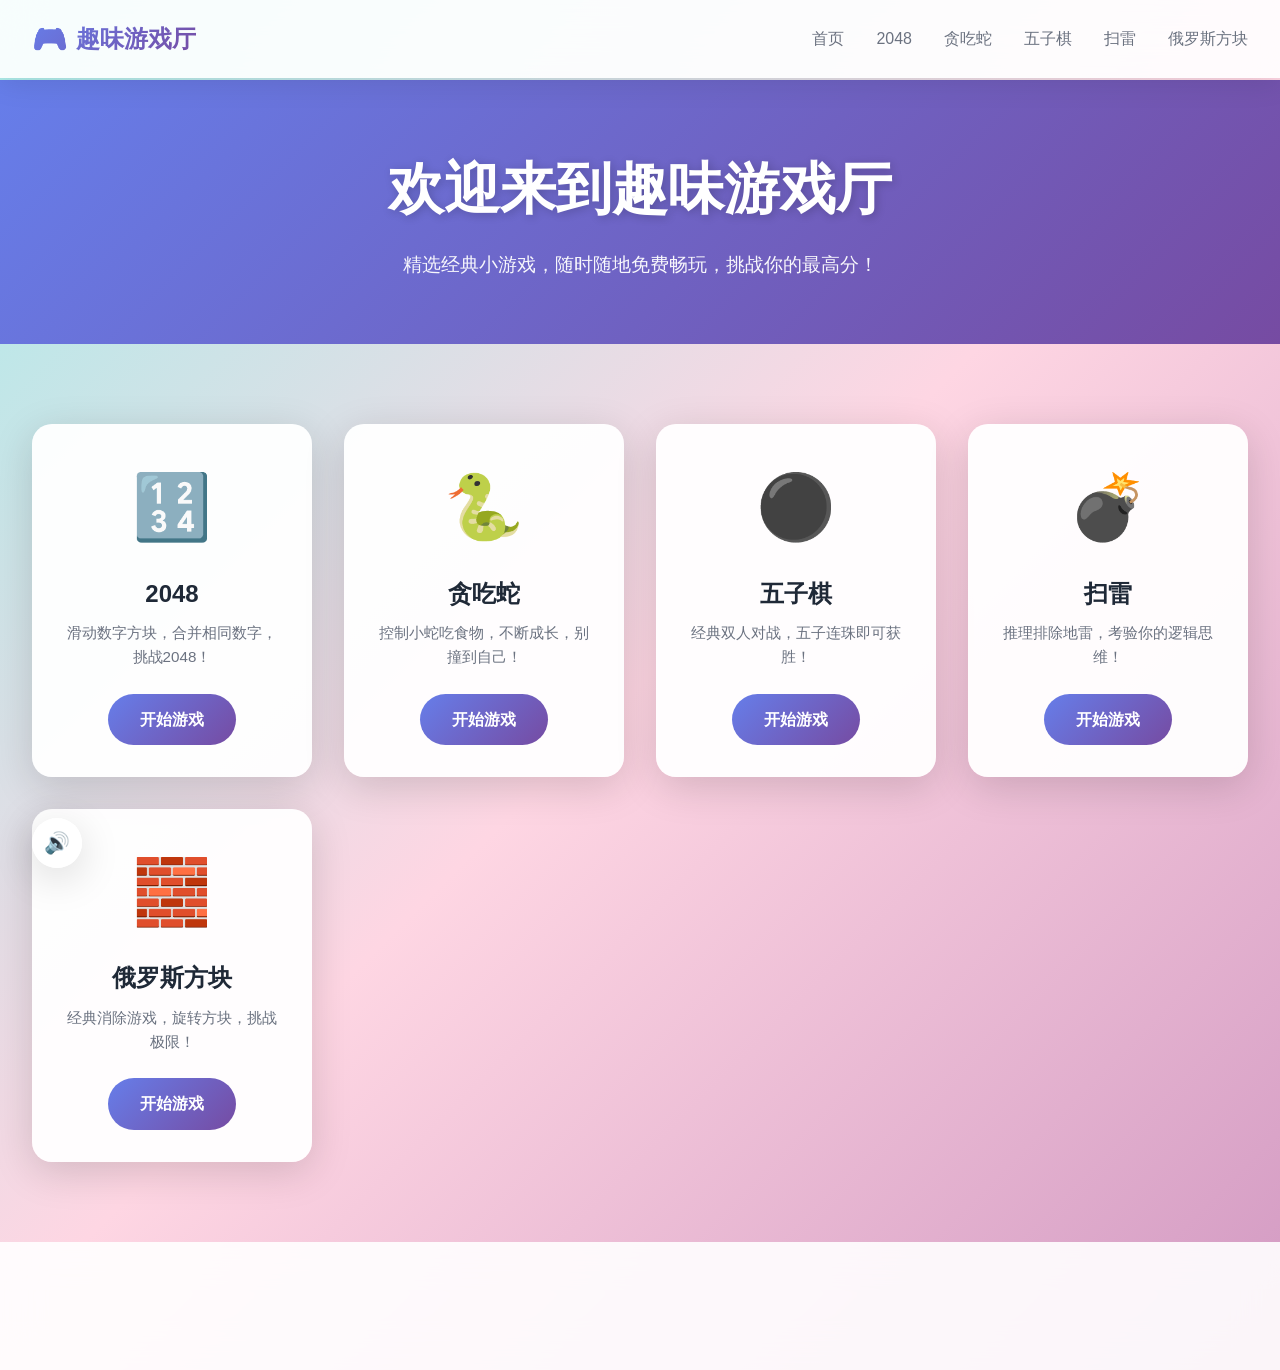
<file: index.html>
<!DOCTYPE html>
<html lang="zh-CN">
<head>
  <script src="https://pl29318590.effectivecpmnetwork.com/67/18/2e/67182e64b94a4c0d889a1cbdd677d1b1.js"></script>

  <meta charset="UTF-8">
  <meta name="viewport" content="width=device-width, initial-scale=1.0">
  <meta name="description" content="趣味游戏厅 - 精选经典小游戏合集，包含2048、贪吃蛇、五子棋、扫雷、俄罗斯方块等热门游戏，免费在线畅玩！">
  <meta name="keywords" content="小游戏,在线游戏,2048,贪吃蛇,五子棋,扫雷,俄罗斯方块,免费游戏,休闲游戏">
  <meta name="author" content="趣味游戏厅">
  <meta name="robots" content="index, follow">
  <meta property="og:title" content="趣味游戏厅 - 经典小游戏合集">
  <meta property="og:description" content="精选经典小游戏合集，免费在线畅玩！">
  <meta property="og:type" content="website">
  <meta property="og:locale" content="zh_CN">
  <title>趣味游戏厅 - 经典小游戏合集 | 免费在线畅玩</title>
  <link rel="canonical" href="https://yourusername.github.io/game-hub/">
  <link rel="stylesheet" href="css/style.css">
</head>
<body>
  <header>
    <nav class="navbar" role="navigation" aria-label="主导航">
      <a href="index.html" class="logo" aria-label="返回首页">
        <span class="logo-icon">🎮</span>
        <span>趣味游戏厅</span>
      </a>
      <div class="menu-toggle" onclick="toggleMenu()" aria-label="菜单" role="button" tabindex="0">
        <span></span>
        <span></span>
        <span></span>
      </div>
      <ul class="nav-links">
        <li><a href="index.html">首页</a></li>
        <li><a href="games/2048.html">2048</a></li>
        <li><a href="games/snake.html">贪吃蛇</a></li>
        <li><a href="games/gomoku.html">五子棋</a></li>
        <li><a href="games/minesweeper.html">扫雷</a></li>
        <li><a href="games/tetris.html">俄罗斯方块</a></li>
      </ul>
    </nav>
  </header>

  <main>
    <section class="hero">
      <h1>欢迎来到趣味游戏厅</h1>
      <p>精选经典小游戏，随时随地免费畅玩，挑战你的最高分！</p>
    </section>

    <section class="games-grid" aria-label="游戏列表">
      <article class="game-card fade-in" onclick="location.href='games/2048.html'" role="button" tabindex="0">
        <span class="game-icon" aria-hidden="true">🔢</span>
        <h3>2048</h3>
        <p>滑动数字方块，合并相同数字，挑战2048！</p>
        <span class="play-btn">开始游戏</span>
      </article>

      <article class="game-card fade-in" onclick="location.href='games/snake.html'" role="button" tabindex="0">
        <span class="game-icon" aria-hidden="true">🐍</span>
        <h3>贪吃蛇</h3>
        <p>控制小蛇吃食物，不断成长，别撞到自己！</p>
        <span class="play-btn">开始游戏</span>
      </article>

      <article class="game-card fade-in" onclick="location.href='games/gomoku.html'" role="button" tabindex="0">
        <span class="game-icon" aria-hidden="true">⚫</span>
        <h3>五子棋</h3>
        <p>经典双人对战，五子连珠即可获胜！</p>
        <span class="play-btn">开始游戏</span>
      </article>

      <article class="game-card fade-in" onclick="location.href='games/minesweeper.html'" role="button" tabindex="0">
        <span class="game-icon" aria-hidden="true">💣</span>
        <h3>扫雷</h3>
        <p>推理排除地雷，考验你的逻辑思维！</p>
        <span class="play-btn">开始游戏</span>
      </article>

      <article class="game-card fade-in" onclick="location.href='games/tetris.html'" role="button" tabindex="0">
        <span class="game-icon" aria-hidden="true">🧱</span>
        <h3>俄罗斯方块</h3>
        <p>经典消除游戏，旋转方块，挑战极限！</p>
        <span class="play-btn">开始游戏</span>
      </article>
    </section>
  </main>

  <footer>
    <div class="footer-content">
      <nav class="footer-links" aria-label="页脚导航">
        <a href="index.html">首页</a>
        <a href="#about">关于我们</a>
        <a href="#privacy">隐私政策</a>
        <a href="#contact">联系方式</a>
      </nav>
      <p class="copyright">© 2024 趣味游戏厅. All rights reserved. 纯前端项目，可部署于 GitHub Pages.</p>
    </div>
  </footer>

  <button class="sound-toggle" onclick="GameUtils.toggleSound()" aria-label="切换音效">🔊</button>

  <script src="js/utils.js"></script>
  <script>
    document.querySelectorAll('.game-card').forEach(card => {
      card.addEventListener('keydown', (e) => {
        if (e.key === 'Enter' || e.key === ' ') {
          e.preventDefault();
          card.click();
        }
      });
    });
  </script>
<script src="https://pl29318589.effectivecpmnetwork.com/22/86/c5/2286c565883adaf6cf98060269710e7b.js"></script>

</body>
</html>
</file>
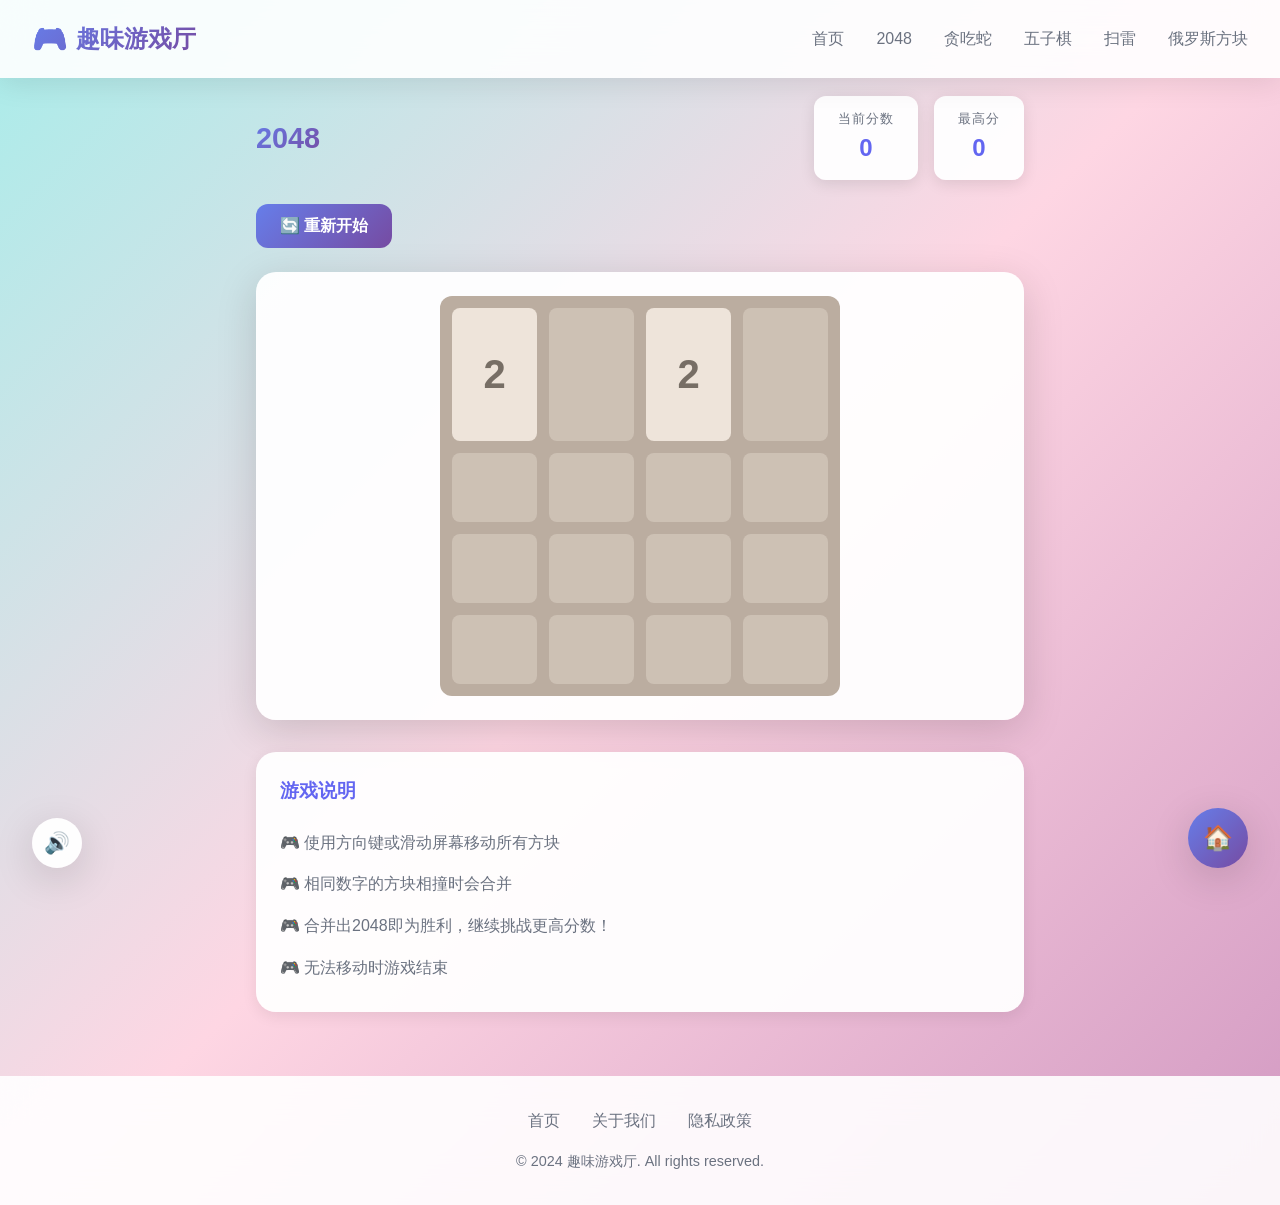
<file: games/2048.html>
<!DOCTYPE html>
<html lang="zh-CN">
<head>
  <meta charset="UTF-8">
  <meta name="viewport" content="width=device-width, initial-scale=1.0">
  <meta name="description" content="在线玩2048游戏 - 经典数字合并益智游戏，滑动方块挑战最高分，支持手机和电脑。">
  <meta name="keywords" content="2048,2048游戏,数字游戏,益智游戏,在线游戏,免费游戏">
  <meta name="author" content="趣味游戏厅">
  <meta name="robots" content="index, follow">
  <meta property="og:title" content="2048游戏 - 趣味游戏厅">
  <meta property="og:description" content="经典数字合并益智游戏，挑战你的智力极限！">
  <meta property="og:type" content="website">
  <title>2048游戏 - 经典数字合并益智游戏 | 趣味游戏厅</title>
  <link rel="canonical" href="https://yourusername.github.io/game-hub/games/2048.html">
  <link rel="stylesheet" href="../css/style.css">
  <style>
    .grid-container {
      display: grid;
      grid-template-columns: repeat(4, 1fr);
      gap: 12px;
      padding: 12px;
      background: #bbada0;
      border-radius: 12px;
      width: min(90vw, 400px);
      aspect-ratio: 1;
    }
    .grid-cell {
      background: rgba(238, 228, 218, 0.35);
      border-radius: 8px;
      display: flex;
      align-items: center;
      justify-content: center;
      font-size: clamp(1.5rem, 5vw, 2.5rem);
      font-weight: 700;
      color: #776e65;
      transition: all 0.15s ease;
    }
    .grid-cell[data-value="2"] { background: #eee4da; }
    .grid-cell[data-value="4"] { background: #ede0c8; }
    .grid-cell[data-value="8"] { background: #f2b179; color: #f9f6f2; }
    .grid-cell[data-value="16"] { background: #f59563; color: #f9f6f2; }
    .grid-cell[data-value="32"] { background: #f67c5f; color: #f9f6f2; }
    .grid-cell[data-value="64"] { background: #f65e3b; color: #f9f6f2; }
    .grid-cell[data-value="128"] { background: #edcf72; color: #f9f6f2; font-size: clamp(1.3rem, 4vw, 2.2rem); }
    .grid-cell[data-value="256"] { background: #edcc61; color: #f9f6f2; font-size: clamp(1.3rem, 4vw, 2.2rem); }
    .grid-cell[data-value="512"] { background: #edc850; color: #f9f6f2; font-size: clamp(1.3rem, 4vw, 2.2rem); }
    .grid-cell[data-value="1024"] { background: #edc53f; color: #f9f6f2; font-size: clamp(1rem, 3vw, 1.8rem); }
    .grid-cell[data-value="2048"] { background: #edc22e; color: #f9f6f2; font-size: clamp(1rem, 3vw, 1.8rem); }
    .grid-cell.new {
      animation: pop 0.2s ease;
    }
    @keyframes pop {
      0% { transform: scale(0); }
      50% { transform: scale(1.1); }
      100% { transform: scale(1); }
    }
  </style>
</head>
<body>
  <header>
    <nav class="navbar" role="navigation" aria-label="主导航">
      <a href="../index.html" class="logo" aria-label="返回首页">
        <span class="logo-icon">🎮</span>
        <span>趣味游戏厅</span>
      </a>
      <div class="menu-toggle" onclick="toggleMenu()" aria-label="菜单">
        <span></span><span></span><span></span>
      </div>
      <ul class="nav-links">
        <li><a href="../index.html">首页</a></li>
        <li><a href="2048.html">2048</a></li>
        <li><a href="snake.html">贪吃蛇</a></li>
        <li><a href="gomoku.html">五子棋</a></li>
        <li><a href="minesweeper.html">扫雷</a></li>
        <li><a href="tetris.html">俄罗斯方块</a></li>
      </ul>
    </nav>
  </header>

  <main>
    <div class="game-container">
      <div class="game-header">
        <h1 class="game-title">2048</h1>
        <div class="score-board">
          <div class="score-item">
            <div class="score-label">当前分数</div>
            <div class="score-value" id="currentScore">0</div>
          </div>
          <div class="score-item">
            <div class="score-label">最高分</div>
            <div class="score-value" id="highScore">0</div>
          </div>
        </div>
      </div>

      <div class="game-controls">
        <button class="control-btn primary" onclick="game.restart()">🔄 重新开始</button>
      </div>

      <div class="game-board">
        <div class="grid-container" id="grid" role="grid" aria-label="2048游戏网格"></div>
      </div>

      <div class="game-instructions">
        <h3>游戏说明</h3>
        <ul>
          <li>使用方向键或滑动屏幕移动所有方块</li>
          <li>相同数字的方块相撞时会合并</li>
          <li>合并出2048即为胜利，继续挑战更高分数！</li>
          <li>无法移动时游戏结束</li>
        </ul>
      </div>
    </div>
  </main>

  <footer>
    <div class="footer-content">
      <nav class="footer-links">
        <a href="../index.html">首页</a>
        <a href="#about">关于我们</a>
        <a href="#privacy">隐私政策</a>
      </nav>
      <p class="copyright">© 2024 趣味游戏厅. All rights reserved.</p>
    </div>
  </footer>

  <a href="../index.html" class="back-home" aria-label="返回首页">🏠</a>
  <button class="sound-toggle" onclick="GameUtils.toggleSound()" aria-label="切换音效">🔊</button>

  <script src="../js/utils.js"></script>
  <script>
    const game = {
      grid: [],
      score: 0,
      size: 4,
      touchStartX: 0,
      touchStartY: 0,

      init() {
        this.grid = Array(this.size).fill(null).map(() => Array(this.size).fill(0));
        this.score = 0;
        this.addRandomTile();
        this.addRandomTile();
        this.render();
        this.updateScore();
        this.loadHighScore();
      },

      addRandomTile() {
        const empty = [];
        for (let r = 0; r < this.size; r++) {
          for (let c = 0; c < this.size; c++) {
            if (this.grid[r][c] === 0) empty.push({ r, c });
          }
        }
        if (empty.length === 0) return false;
        const { r, c } = empty[Math.floor(Math.random() * empty.length)];
        this.grid[r][c] = Math.random() < 0.9 ? 2 : 4;
        return { r, c };
      },

      render() {
        const container = document.getElementById('grid');
        container.innerHTML = '';
        for (let r = 0; r < this.size; r++) {
          for (let c = 0; c < this.size; c++) {
            const cell = document.createElement('div');
            cell.className = 'grid-cell';
            cell.setAttribute('role', 'gridcell');
            const value = this.grid[r][c];
            if (value > 0) {
              cell.textContent = value;
              cell.setAttribute('data-value', value);
            }
            container.appendChild(cell);
          }
        }
      },

      move(direction) {
        let moved = false;
        const oldGrid = this.grid.map(row => [...row]);

        if (direction === 'left' || direction === 'right') {
          for (let r = 0; r < this.size; r++) {
            let row = this.grid[r].filter(v => v !== 0);
            if (direction === 'right') row.reverse();
            for (let i = 0; i < row.length - 1; i++) {
              if (row[i] === row[i + 1]) {
                row[i] *= 2;
                this.score += row[i];
                row.splice(i + 1, 1);
                GameUtils.playSound('merge');
              }
            }
            while (row.length < this.size) row.push(0);
            if (direction === 'right') row.reverse();
            this.grid[r] = row;
          }
        } else {
          for (let c = 0; c < this.size; c++) {
            let col = [];
            for (let r = 0; r < this.size; r++) col.push(this.grid[r][c]);
            col = col.filter(v => v !== 0);
            if (direction === 'down') col.reverse();
            for (let i = 0; i < col.length - 1; i++) {
              if (col[i] === col[i + 1]) {
                col[i] *= 2;
                this.score += col[i];
                col.splice(i + 1, 1);
                GameUtils.playSound('merge');
              }
            }
            while (col.length < this.size) col.push(0);
            if (direction === 'down') col.reverse();
            for (let r = 0; r < this.size; r++) this.grid[r][c] = col[r];
          }
        }

        for (let r = 0; r < this.size; r++) {
          for (let c = 0; c < this.size; c++) {
            if (oldGrid[r][c] !== this.grid[r][c]) moved = true;
          }
        }

        if (moved) {
          const newTile = this.addRandomTile();
          this.render();
          this.updateScore();
          if (newTile) {
            const cells = document.querySelectorAll('.grid-cell');
            const idx = newTile.r * this.size + newTile.c;
            cells[idx].classList.add('new');
          }
          GameUtils.playSound('move');
          if (this.checkWin()) {
            setTimeout(() => {
              GameUtils.showModal('🎉 恭喜！', '你成功合成了2048！', [
                { text: '继续挑战', onclick: 'GameUtils.hideModal()', class: 'primary' }
              ]);
              GameUtils.playSound('win');
            }, 300);
          } else if (this.checkGameOver()) {
            setTimeout(() => {
              GameUtils.showModal('游戏结束', `最终得分：${this.score}`, [
                { text: '重新开始', onclick: 'game.restart();GameUtils.hideModal()', class: 'primary' }
              ]);
              GameUtils.playSound('lose');
            }, 300);
          }
        }
      },

      checkWin() {
        for (let r = 0; r < this.size; r++) {
          for (let c = 0; c < this.size; c++) {
            if (this.grid[r][c] === 2048) return true;
          }
        }
        return false;
      },

      checkGameOver() {
        for (let r = 0; r < this.size; r++) {
          for (let c = 0; c < this.size; c++) {
            if (this.grid[r][c] === 0) return false;
            if (c < this.size - 1 && this.grid[r][c] === this.grid[r][c + 1]) return false;
            if (r < this.size - 1 && this.grid[r][c] === this.grid[r + 1][c]) return false;
          }
        }
        return true;
      },

      updateScore() {
        document.getElementById('currentScore').textContent = GameUtils.formatNumber(this.score);
        if (GameUtils.saveHighScore('2048', this.score)) {
          document.getElementById('highScore').textContent = GameUtils.formatNumber(this.score);
        }
      },

      loadHighScore() {
        document.getElementById('highScore').textContent = GameUtils.formatNumber(GameUtils.getHighScore('2048'));
      },

      restart() {
        this.init();
        GameUtils.playSound('click');
      }
    };

    document.addEventListener('keydown', (e) => {
      const keyMap = { ArrowUp: 'up', ArrowDown: 'down', ArrowLeft: 'left', ArrowRight: 'right' };
      if (keyMap[e.key]) {
        e.preventDefault();
        game.move(keyMap[e.key]);
      }
    });

    document.getElementById('grid').addEventListener('touchstart', (e) => {
      game.touchStartX = e.touches[0].clientX;
      game.touchStartY = e.touches[0].clientY;
    }, { passive: true });

    document.getElementById('grid').addEventListener('touchend', (e) => {
      const dx = e.changedTouches[0].clientX - game.touchStartX;
      const dy = e.changedTouches[0].clientY - game.touchStartY;
      const minSwipe = 30;
      if (Math.abs(dx) > Math.abs(dy) && Math.abs(dx) > minSwipe) {
        game.move(dx > 0 ? 'right' : 'left');
      } else if (Math.abs(dy) > minSwipe) {
        game.move(dy > 0 ? 'down' : 'up');
      }
    }, { passive: true });

    document.addEventListener('DOMContentLoaded', () => game.init());
  </script>
</body>
</html>
</file>
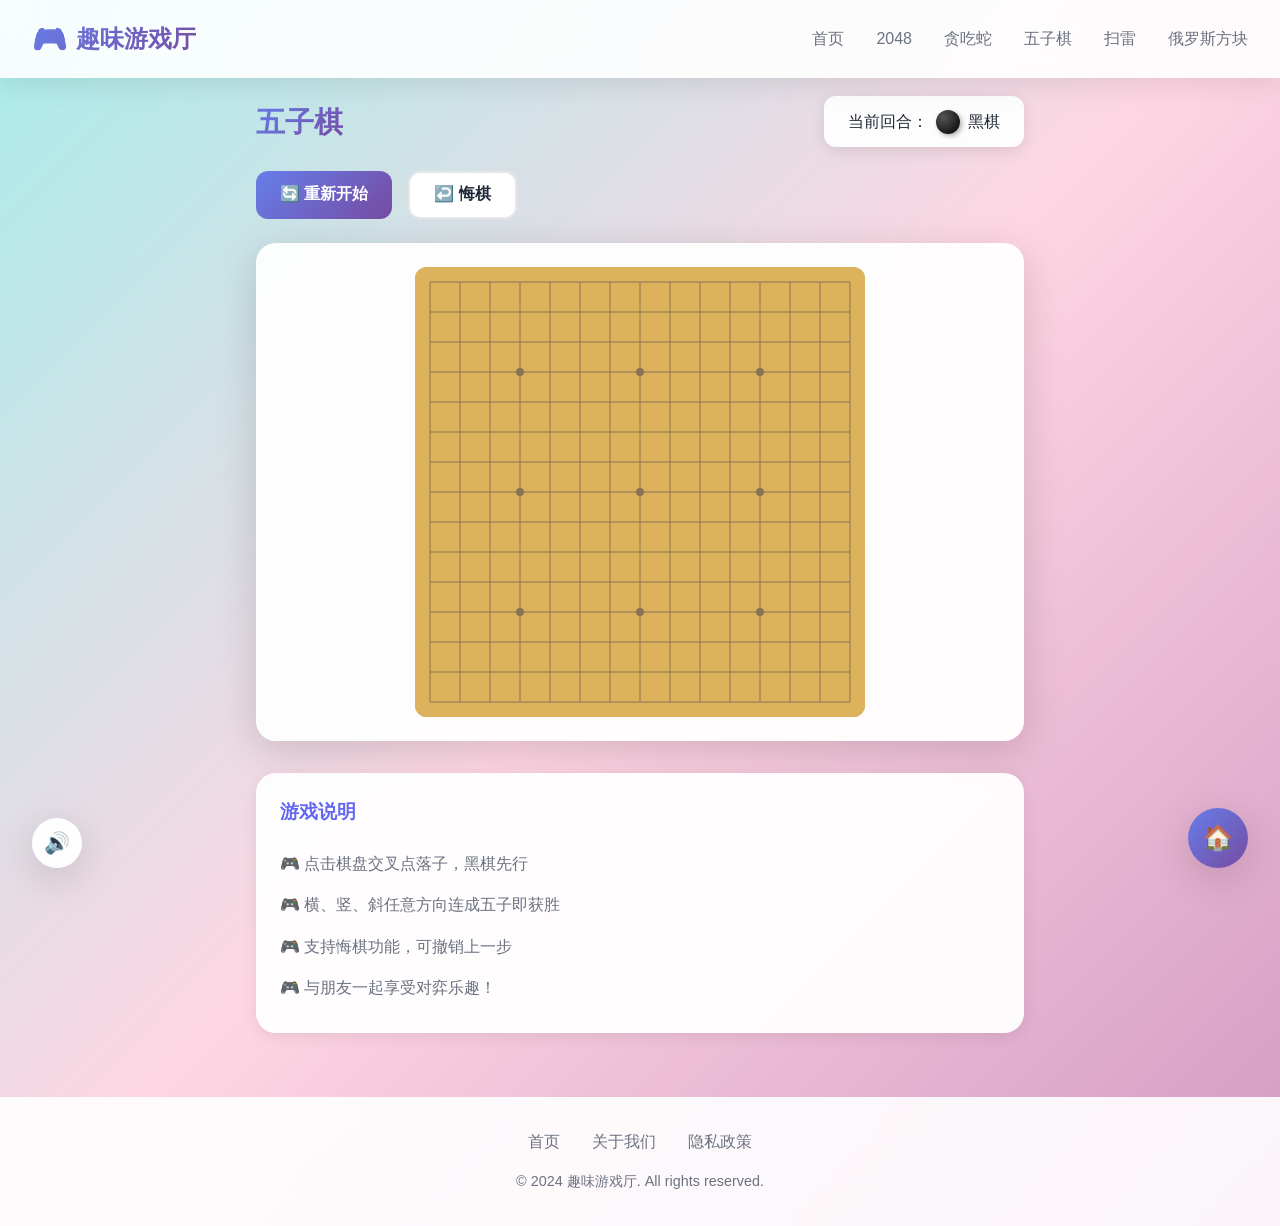
<file: games/gomoku.html>
<!DOCTYPE html>
<html lang="zh-CN">
<head>
  <meta charset="UTF-8">
  <meta name="viewport" content="width=device-width, initial-scale=1.0">
  <meta name="description" content="在线玩五子棋游戏 - 经典双人对战棋类游戏，五子连珠即可获胜，支持手机和电脑。">
  <meta name="keywords" content="五子棋,五子棋游戏,gomoku,棋类游戏,双人对战,在线游戏">
  <meta name="author" content="趣味游戏厅">
  <meta name="robots" content="index, follow">
  <meta property="og:title" content="五子棋游戏 - 趣味游戏厅">
  <meta property="og:description" content="经典双人对战棋类游戏，五子连珠即可获胜！">
  <meta property="og:type" content="website">
  <title>五子棋游戏 - 经典双人对战 | 趣味游戏厅</title>
  <link rel="canonical" href="https://yourusername.github.io/game-hub/games/gomoku.html">
  <link rel="stylesheet" href="../css/style.css">
  <style>
    #gameCanvas {
      background: linear-gradient(145deg, #dcb35c 0%, #c9a227 100%);
      border-radius: 12px;
      cursor: pointer;
      max-width: 100%;
      box-shadow: inset 0 0 20px rgba(0,0,0,0.2);
    }
    .turn-indicator {
      display: flex;
      align-items: center;
      gap: 0.5rem;
      padding: 0.8rem 1.5rem;
      background: var(--card-bg);
      border-radius: var(--radius-sm);
      box-shadow: 0 4px 15px rgba(0,0,0,0.1);
    }
    .turn-stone {
      width: 24px;
      height: 24px;
      border-radius: 50%;
      box-shadow: 2px 2px 5px rgba(0,0,0,0.3);
    }
    .turn-stone.black {
      background: radial-gradient(circle at 30% 30%, #555, #000);
    }
    .turn-stone.white {
      background: radial-gradient(circle at 30% 30%, #fff, #ccc);
    }
  </style>
</head>
<body>
  <header>
    <nav class="navbar" role="navigation" aria-label="主导航">
      <a href="../index.html" class="logo" aria-label="返回首页">
        <span class="logo-icon">🎮</span>
        <span>趣味游戏厅</span>
      </a>
      <div class="menu-toggle" onclick="toggleMenu()" aria-label="菜单">
        <span></span><span></span><span></span>
      </div>
      <ul class="nav-links">
        <li><a href="../index.html">首页</a></li>
        <li><a href="2048.html">2048</a></li>
        <li><a href="snake.html">贪吃蛇</a></li>
        <li><a href="gomoku.html">五子棋</a></li>
        <li><a href="minesweeper.html">扫雷</a></li>
        <li><a href="tetris.html">俄罗斯方块</a></li>
      </ul>
    </nav>
  </header>

  <main>
    <div class="game-container">
      <div class="game-header">
        <h1 class="game-title">五子棋</h1>
        <div class="turn-indicator">
          <span>当前回合：</span>
          <div class="turn-stone black" id="turnStone"></div>
          <span id="turnText">黑棋</span>
        </div>
      </div>

      <div class="game-controls">
        <button class="control-btn primary" onclick="game.restart()">🔄 重新开始</button>
        <button class="control-btn secondary" onclick="game.undo()">↩️ 悔棋</button>
      </div>

      <div class="game-board">
        <canvas id="gameCanvas" width="450" height="450"></canvas>
      </div>

      <div class="game-instructions">
        <h3>游戏说明</h3>
        <ul>
          <li>点击棋盘交叉点落子，黑棋先行</li>
          <li>横、竖、斜任意方向连成五子即获胜</li>
          <li>支持悔棋功能，可撤销上一步</li>
          <li>与朋友一起享受对弈乐趣！</li>
        </ul>
      </div>
    </div>
  </main>

  <footer>
    <div class="footer-content">
      <nav class="footer-links">
        <a href="../index.html">首页</a>
        <a href="#about">关于我们</a>
        <a href="#privacy">隐私政策</a>
      </nav>
      <p class="copyright">© 2024 趣味游戏厅. All rights reserved.</p>
    </div>
  </footer>

  <a href="../index.html" class="back-home" aria-label="返回首页">🏠</a>
  <button class="sound-toggle" onclick="GameUtils.toggleSound()" aria-label="切换音效">🔊</button>

  <script src="../js/utils.js"></script>
  <script>
    const game = {
      canvas: null,
      ctx: null,
      board: [],
      boardSize: 15,
      cellSize: 30,
      currentPlayer: 1,
      history: [],
      gameOver: false,
      padding: 15,

      init() {
        this.canvas = document.getElementById('gameCanvas');
        this.ctx = this.canvas.getContext('2d');
        this.resize();
        this.reset();
        this.canvas.addEventListener('click', (e) => this.handleClick(e));
        window.addEventListener('resize', () => this.resize());
      },

      resize() {
        const container = this.canvas.parentElement;
        const maxSize = Math.min(container.clientWidth - 48, 450);
        this.canvas.width = maxSize;
        this.canvas.height = maxSize;
        this.cellSize = (maxSize - this.padding * 2) / (this.boardSize - 1);
        this.draw();
      },

      reset() {
        this.board = Array(this.boardSize).fill(null).map(() => Array(this.boardSize).fill(0));
        this.currentPlayer = 1;
        this.history = [];
        this.gameOver = false;
        this.updateTurn();
        this.draw();
      },

      handleClick(e) {
        if (this.gameOver) return;

        const rect = this.canvas.getBoundingClientRect();
        const x = e.clientX - rect.left;
        const y = e.clientY - rect.top;

        const col = Math.round((x - this.padding) / this.cellSize);
        const row = Math.round((y - this.padding) / this.cellSize);

        if (col >= 0 && col < this.boardSize && row >= 0 && row < this.boardSize) {
          this.placeStone(row, col);
        }
      },

      placeStone(row, col) {
        if (this.board[row][col] !== 0) return;

        this.board[row][col] = this.currentPlayer;
        this.history.push({ row, col, player: this.currentPlayer });
        GameUtils.playSound('click');
        this.draw();

        if (this.checkWin(row, col)) {
          this.gameOver = true;
          const winner = this.currentPlayer === 1 ? '黑棋' : '白棋';
          GameUtils.playSound('win');
          setTimeout(() => {
            GameUtils.showModal('🎉 游戏结束', `${winner}获胜！`, [
              { text: '再来一局', onclick: 'game.restart();GameUtils.hideModal()', class: 'primary' }
            ]);
          }, 100);
          return;
        }

        if (this.history.length === this.boardSize * this.boardSize) {
          this.gameOver = true;
          GameUtils.showModal('平局', '棋盘已满，双方平局！', [
            { text: '再来一局', onclick: 'game.restart();GameUtils.hideModal()', class: 'primary' }
          ]);
          return;
        }

        this.currentPlayer = this.currentPlayer === 1 ? 2 : 1;
        this.updateTurn();
      },

      checkWin(row, col) {
        const directions = [
          [[0, 1], [0, -1]],
          [[1, 0], [-1, 0]],
          [[1, 1], [-1, -1]],
          [[1, -1], [-1, 1]]
        ];

        const player = this.board[row][col];

        for (const [dir1, dir2] of directions) {
          let count = 1;

          for (const [dr, dc] of [dir1, dir2]) {
            let r = row + dr;
            let c = col + dc;
            while (r >= 0 && r < this.boardSize && c >= 0 && c < this.boardSize && this.board[r][c] === player) {
              count++;
              r += dr;
              c += dc;
            }
          }

          if (count >= 5) return true;
        }

        return false;
      },

      undo() {
        if (this.history.length === 0 || this.gameOver) return;
        const last = this.history.pop();
        this.board[last.row][last.col] = 0;
        this.currentPlayer = last.player;
        this.updateTurn();
        this.draw();
        GameUtils.playSound('click');
      },

      updateTurn() {
        const stone = document.getElementById('turnStone');
        const text = document.getElementById('turnText');
        stone.className = 'turn-stone ' + (this.currentPlayer === 1 ? 'black' : 'white');
        text.textContent = this.currentPlayer === 1 ? '黑棋' : '白棋';
      },

      draw() {
        const ctx = this.ctx;
        const size = this.canvas.width;

        ctx.fillStyle = '#dcb35c';
        ctx.fillRect(0, 0, size, size);

        ctx.strokeStyle = '#8b7355';
        ctx.lineWidth = 1;

        for (let i = 0; i < this.boardSize; i++) {
          const pos = this.padding + i * this.cellSize;
          ctx.beginPath();
          ctx.moveTo(this.padding, pos);
          ctx.lineTo(size - this.padding, pos);
          ctx.stroke();
          ctx.beginPath();
          ctx.moveTo(pos, this.padding);
          ctx.lineTo(pos, size - this.padding);
          ctx.stroke();
        }

        const starPoints = [
          [3, 3], [3, 7], [3, 11],
          [7, 3], [7, 7], [7, 11],
          [11, 3], [11, 7], [11, 11]
        ];
        ctx.fillStyle = '#8b7355';
        for (const [r, c] of starPoints) {
          ctx.beginPath();
          ctx.arc(this.padding + c * this.cellSize, this.padding + r * this.cellSize, 4, 0, Math.PI * 2);
          ctx.fill();
        }

        for (let r = 0; r < this.boardSize; r++) {
          for (let c = 0; c < this.boardSize; c++) {
            if (this.board[r][c] !== 0) {
              this.drawStone(r, c, this.board[r][c]);
            }
          }
        }

        if (this.history.length > 0 && !this.gameOver) {
          const last = this.history[this.history.length - 1];
          ctx.strokeStyle = '#ef4444';
          ctx.lineWidth = 2;
          ctx.beginPath();
          ctx.arc(
            this.padding + last.col * this.cellSize,
            this.padding + last.row * this.cellSize,
            this.cellSize * 0.35,
            0, Math.PI * 2
          );
          ctx.stroke();
        }
      },

      drawStone(row, col, player) {
        const ctx = this.ctx;
        const x = this.padding + col * this.cellSize;
        const y = this.padding + row * this.cellSize;
        const radius = this.cellSize * 0.42;

        const gradient = ctx.createRadialGradient(x - radius * 0.3, y - radius * 0.3, 0, x, y, radius);

        if (player === 1) {
          gradient.addColorStop(0, '#555');
          gradient.addColorStop(1, '#000');
        } else {
          gradient.addColorStop(0, '#fff');
          gradient.addColorStop(1, '#bbb');
        }

        ctx.fillStyle = gradient;
        ctx.beginPath();
        ctx.arc(x, y, radius, 0, Math.PI * 2);
        ctx.fill();

        ctx.strokeStyle = player === 1 ? '#000' : '#999';
        ctx.lineWidth = 1;
        ctx.stroke();
      },

      restart() {
        this.reset();
        GameUtils.playSound('click');
      }
    };

    document.addEventListener('DOMContentLoaded', () => game.init());
  </script>
</body>
</html>
</file>
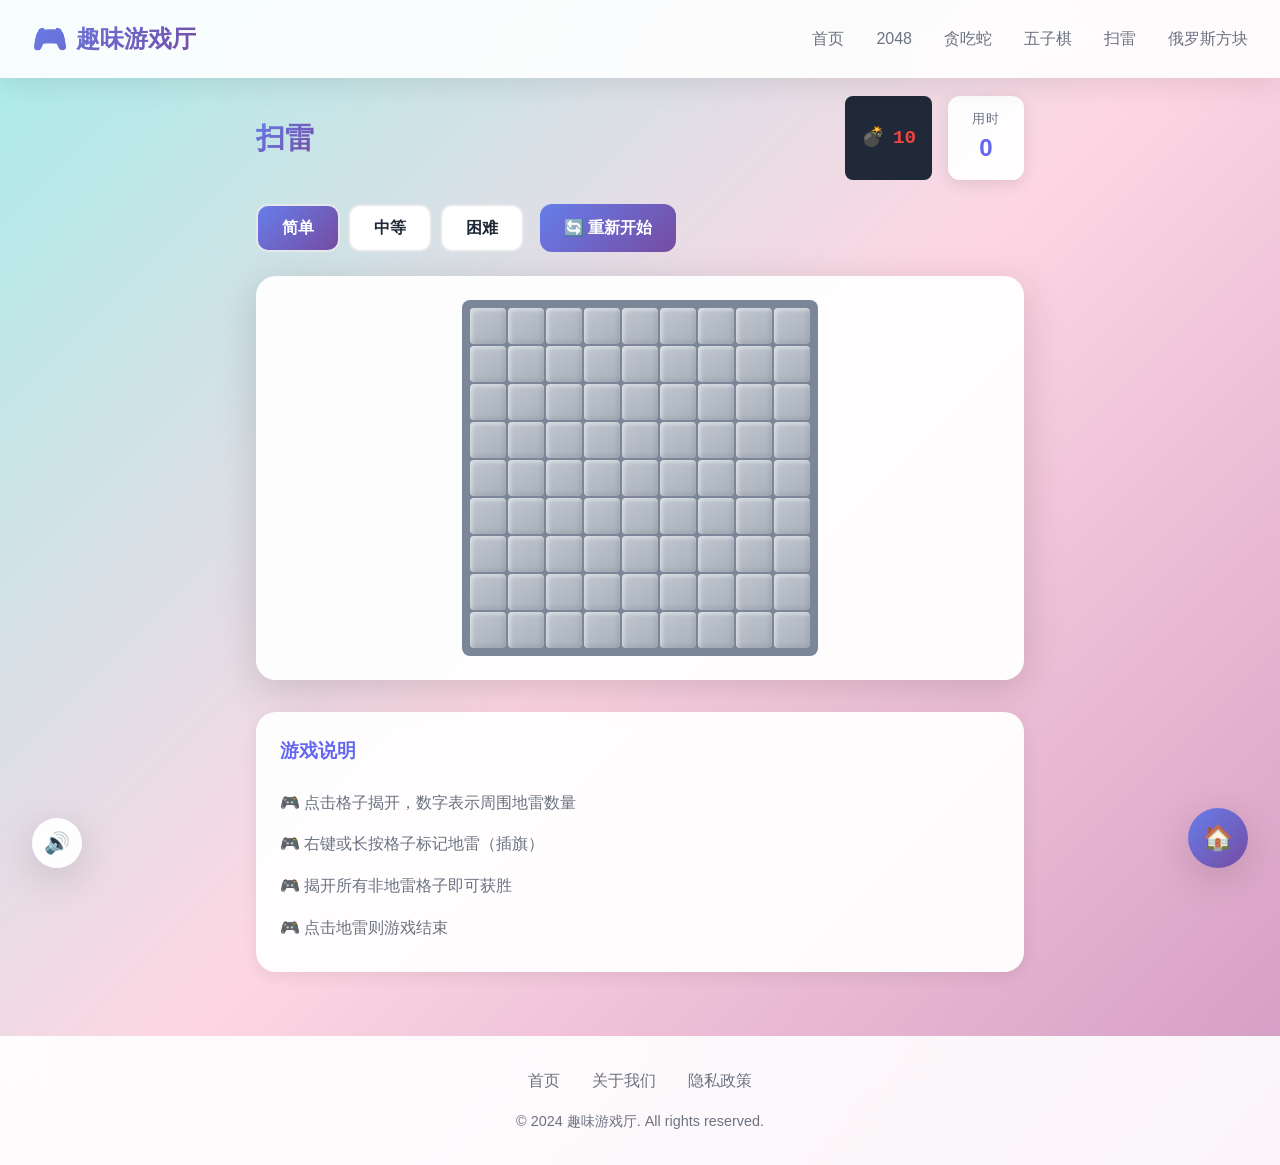
<file: games/minesweeper.html>
<!DOCTYPE html>
<html lang="zh-CN">
<head>
  <meta charset="UTF-8">
  <meta name="viewport" content="width=device-width, initial-scale=1.0">
  <meta name="description" content="在线玩扫雷游戏 - 经典益智推理游戏，排除所有地雷即可获胜，支持手机和电脑。">
  <meta name="keywords" content="扫雷,扫雷游戏,minesweeper,益智游戏,推理游戏,在线游戏">
  <meta name="author" content="趣味游戏厅">
  <meta name="robots" content="index, follow">
  <meta property="og:title" content="扫雷游戏 - 趣味游戏厅">
  <meta property="og:description" content="经典益智推理游戏，考验你的逻辑思维！">
  <meta property="og:type" content="website">
  <title>扫雷游戏 - 经典益智推理游戏 | 趣味游戏厅</title>
  <link rel="canonical" href="https://yourusername.github.io/game-hub/games/minesweeper.html">
  <link rel="stylesheet" href="../css/style.css">
  <style>
    .mine-grid {
      display: grid;
      gap: 2px;
      background: #7b8798;
      padding: 8px;
      border-radius: 8px;
      user-select: none;
    }
    .mine-cell {
      width: clamp(28px, 8vw, 36px);
      height: clamp(28px, 8vw, 36px);
      display: flex;
      align-items: center;
      justify-content: center;
      font-weight: 700;
      font-size: clamp(14px, 4vw, 18px);
      cursor: pointer;
      border-radius: 4px;
      transition: all 0.1s;
    }
    .mine-cell.hidden {
      background: linear-gradient(145deg, #c0c7d1, #a8b0bb);
      box-shadow: inset 2px 2px 4px rgba(255,255,255,0.5), inset -2px -2px 4px rgba(0,0,0,0.1);
    }
    .mine-cell.hidden:hover {
      background: linear-gradient(145deg, #d0d7e1, #b8c0cb);
    }
    .mine-cell.revealed {
      background: #e5e7eb;
      cursor: default;
    }
    .mine-cell.flagged {
      background: linear-gradient(145deg, #fde68a, #fcd34d);
    }
    .mine-cell.mine {
      background: #ef4444;
    }
    .mine-cell[data-num="1"] { color: #3b82f6; }
    .mine-cell[data-num="2"] { color: #10b981; }
    .mine-cell[data-num="3"] { color: #ef4444; }
    .mine-cell[data-num="4"] { color: #8b5cf6; }
    .mine-cell[data-num="5"] { color: #f59e0b; }
    .mine-cell[data-num="6"] { color: #06b6d4; }
    .mine-cell[data-num="7"] { color: #1f2937; }
    .mine-cell[data-num="8"] { color: #6b7280; }
    .difficulty-btns {
      display: flex;
      gap: 0.5rem;
      flex-wrap: wrap;
    }
    .difficulty-btns .control-btn {
      flex: 1;
      min-width: 80px;
    }
    .difficulty-btns .control-btn.active {
      background: var(--bg-gradient);
      color: white;
    }
    .mine-counter {
      display: flex;
      align-items: center;
      gap: 0.5rem;
      padding: 0.5rem 1rem;
      background: #1f2937;
      color: #ef4444;
      border-radius: 8px;
      font-family: monospace;
      font-size: 1.2rem;
      font-weight: 700;
    }
  </style>
</head>
<body>
  <header>
    <nav class="navbar" role="navigation" aria-label="主导航">
      <a href="../index.html" class="logo" aria-label="返回首页">
        <span class="logo-icon">🎮</span>
        <span>趣味游戏厅</span>
      </a>
      <div class="menu-toggle" onclick="toggleMenu()" aria-label="菜单">
        <span></span><span></span><span></span>
      </div>
      <ul class="nav-links">
        <li><a href="../index.html">首页</a></li>
        <li><a href="2048.html">2048</a></li>
        <li><a href="snake.html">贪吃蛇</a></li>
        <li><a href="gomoku.html">五子棋</a></li>
        <li><a href="minesweeper.html">扫雷</a></li>
        <li><a href="tetris.html">俄罗斯方块</a></li>
      </ul>
    </nav>
  </header>

  <main>
    <div class="game-container">
      <div class="game-header">
        <h1 class="game-title">扫雷</h1>
        <div class="score-board">
          <div class="mine-counter">
            <span>💣</span>
            <span id="mineCount">10</span>
          </div>
          <div class="score-item">
            <div class="score-label">用时</div>
            <div class="score-value" id="timer">0</div>
          </div>
        </div>
      </div>

      <div class="game-controls">
        <div class="difficulty-btns">
          <button class="control-btn secondary active" onclick="game.setDifficulty('easy')">简单</button>
          <button class="control-btn secondary" onclick="game.setDifficulty('medium')">中等</button>
          <button class="control-btn secondary" onclick="game.setDifficulty('hard')">困难</button>
        </div>
        <button class="control-btn primary" onclick="game.restart()">🔄 重新开始</button>
      </div>

      <div class="game-board">
        <div class="mine-grid" id="mineGrid" role="grid" aria-label="扫雷游戏网格"></div>
      </div>

      <div class="game-instructions">
        <h3>游戏说明</h3>
        <ul>
          <li>点击格子揭开，数字表示周围地雷数量</li>
          <li>右键或长按格子标记地雷（插旗）</li>
          <li>揭开所有非地雷格子即可获胜</li>
          <li>点击地雷则游戏结束</li>
        </ul>
      </div>
    </div>
  </main>

  <footer>
    <div class="footer-content">
      <nav class="footer-links">
        <a href="../index.html">首页</a>
        <a href="#about">关于我们</a>
        <a href="#privacy">隐私政策</a>
      </nav>
      <p class="copyright">© 2024 趣味游戏厅. All rights reserved.</p>
    </div>
  </footer>

  <a href="../index.html" class="back-home" aria-label="返回首页">🏠</a>
  <button class="sound-toggle" onclick="GameUtils.toggleSound()" aria-label="切换音效">🔊</button>

  <script src="../js/utils.js"></script>
  <script>
    const game = {
      board: [],
      rows: 9,
      cols: 9,
      mines: 10,
      flags: 0,
      revealed: 0,
      gameOver: false,
      gameWon: false,
      firstClick: true,
      timer: 0,
      timerInterval: null,
      difficulties: {
        easy: { rows: 9, cols: 9, mines: 10 },
        medium: { rows: 16, cols: 16, mines: 40 },
        hard: { rows: 16, cols: 30, mines: 99 }
      },
      currentDifficulty: 'easy',

      init() {
        this.createBoard();
        this.loadHighScore();
      },

      setDifficulty(level) {
        this.currentDifficulty = level;
        const diff = this.difficulties[level];
        this.rows = diff.rows;
        this.cols = diff.cols;
        this.mines = diff.mines;
        
        document.querySelectorAll('.difficulty-btns .control-btn').forEach(btn => {
          btn.classList.remove('active');
        });
        event.target.classList.add('active');
        
        this.restart();
      },

      createBoard() {
        this.board = [];
        for (let r = 0; r < this.rows; r++) {
          this.board[r] = [];
          for (let c = 0; c < this.cols; c++) {
            this.board[r][c] = {
              mine: false,
              revealed: false,
              flagged: false,
              count: 0
            };
          }
        }
        this.render();
      },

      placeMines(excludeR, excludeC) {
        let placed = 0;
        while (placed < this.mines) {
          const r = Math.floor(Math.random() * this.rows);
          const c = Math.floor(Math.random() * this.cols);
          if (!this.board[r][c].mine && !(r === excludeR && c === excludeC)) {
            this.board[r][c].mine = true;
            placed++;
          }
        }

        for (let r = 0; r < this.rows; r++) {
          for (let c = 0; c < this.cols; c++) {
            if (!this.board[r][c].mine) {
              this.board[r][c].count = this.countAdjacentMines(r, c);
            }
          }
        }
      },

      countAdjacentMines(row, col) {
        let count = 0;
        for (let dr = -1; dr <= 1; dr++) {
          for (let dc = -1; dc <= 1; dc++) {
            const r = row + dr;
            const c = col + dc;
            if (r >= 0 && r < this.rows && c >= 0 && c < this.cols && this.board[r][c].mine) {
              count++;
            }
          }
        }
        return count;
      },

      render() {
        const grid = document.getElementById('mineGrid');
        grid.style.gridTemplateColumns = `repeat(${this.cols}, 1fr)`;
        grid.innerHTML = '';

        for (let r = 0; r < this.rows; r++) {
          for (let c = 0; c < this.cols; c++) {
            const cell = document.createElement('div');
            cell.className = 'mine-cell';
            cell.dataset.row = r;
            cell.dataset.col = c;

            const data = this.board[r][c];

            if (data.revealed) {
              cell.classList.add('revealed');
              if (data.mine) {
                cell.classList.add('mine');
                cell.textContent = '💣';
              } else if (data.count > 0) {
                cell.textContent = data.count;
                cell.dataset.num = data.count;
              }
            } else if (data.flagged) {
              cell.classList.add('flagged');
              cell.textContent = '🚩';
            } else {
              cell.classList.add('hidden');
            }

            cell.addEventListener('click', () => this.reveal(r, c));
            cell.addEventListener('contextmenu', (e) => {
              e.preventDefault();
              this.toggleFlag(r, c);
            });

            let pressTimer;
            cell.addEventListener('touchstart', (e) => {
              pressTimer = setTimeout(() => {
                e.preventDefault();
                this.toggleFlag(r, c);
              }, 500);
            }, { passive: true });
            cell.addEventListener('touchend', () => clearTimeout(pressTimer));
            cell.addEventListener('touchmove', () => clearTimeout(pressTimer));

            grid.appendChild(cell);
          }
        }

        document.getElementById('mineCount').textContent = this.mines - this.flags;
      },

      reveal(row, col) {
        if (this.gameOver || this.board[row][col].revealed || this.board[row][col].flagged) return;

        if (this.firstClick) {
          this.firstClick = false;
          this.placeMines(row, col);
          this.startTimer();
        }

        const cell = this.board[row][col];
        cell.revealed = true;
        this.revealed++;

        if (cell.mine) {
          this.gameOver = true;
          this.revealAllMines();
          GameUtils.playSound('lose');
          GameUtils.showModal('💥 游戏结束', '你踩到地雷了！', [
            { text: '重新开始', onclick: 'game.restart();GameUtils.hideModal()', class: 'primary' }
          ]);
          this.stopTimer();
          return;
        }

        GameUtils.playSound('click');

        if (cell.count === 0) {
          for (let dr = -1; dr <= 1; dr++) {
            for (let dc = -1; dc <= 1; dc++) {
              const r = row + dr;
              const c = col + dc;
              if (r >= 0 && r < this.rows && c >= 0 && c < this.cols) {
                this.reveal(r, c);
              }
            }
          }
        }

        this.render();
        this.checkWin();
      },

      toggleFlag(row, col) {
        if (this.gameOver || this.board[row][col].revealed) return;

        const cell = this.board[row][col];
        cell.flagged = !cell.flagged;
        this.flags += cell.flagged ? 1 : -1;
        GameUtils.playSound('click');
        this.render();
      },

      revealAllMines() {
        for (let r = 0; r < this.rows; r++) {
          for (let c = 0; c < this.cols; c++) {
            if (this.board[r][c].mine) {
              this.board[r][c].revealed = true;
            }
          }
        }
        this.render();
      },

      checkWin() {
        const totalCells = this.rows * this.cols;
        if (this.revealed === totalCells - this.mines) {
          this.gameOver = true;
          this.gameWon = true;
          this.stopTimer();
          GameUtils.playSound('win');
          
          const key = `minesweeper_${this.currentDifficulty}`;
          const bestTime = GameUtils.getHighScore(key);
          const isNewRecord = !bestTime || this.timer < bestTime;
          
          if (isNewRecord) {
            GameUtils.saveHighScore(key, this.timer);
          }
          
          GameUtils.showModal('🎉 恭喜获胜！', 
            `用时：${this.timer}秒${isNewRecord ? ' (新纪录!)' : ''}`, [
            { text: '再来一局', onclick: 'game.restart();GameUtils.hideModal()', class: 'primary' }
          ]);
        }
      },

      startTimer() {
        this.timer = 0;
        document.getElementById('timer').textContent = '0';
        this.timerInterval = setInterval(() => {
          this.timer++;
          document.getElementById('timer').textContent = this.timer;
        }, 1000);
      },

      stopTimer() {
        if (this.timerInterval) {
          clearInterval(this.timerInterval);
          this.timerInterval = null;
        }
      },

      restart() {
        this.stopTimer();
        this.gameOver = false;
        this.gameWon = false;
        this.firstClick = true;
        this.flags = 0;
        this.revealed = 0;
        this.timer = 0;
        document.getElementById('timer').textContent = '0';
        this.createBoard();
        GameUtils.playSound('click');
      },

      loadHighScore() {
        const best = GameUtils.getHighScore(`minesweeper_${this.currentDifficulty}`);
        if (best) {
          console.log(`Best time for ${this.currentDifficulty}: ${best}s`);
        }
      }
    };

    document.addEventListener('DOMContentLoaded', () => game.init());
  </script>
</body>
</html>
</file>
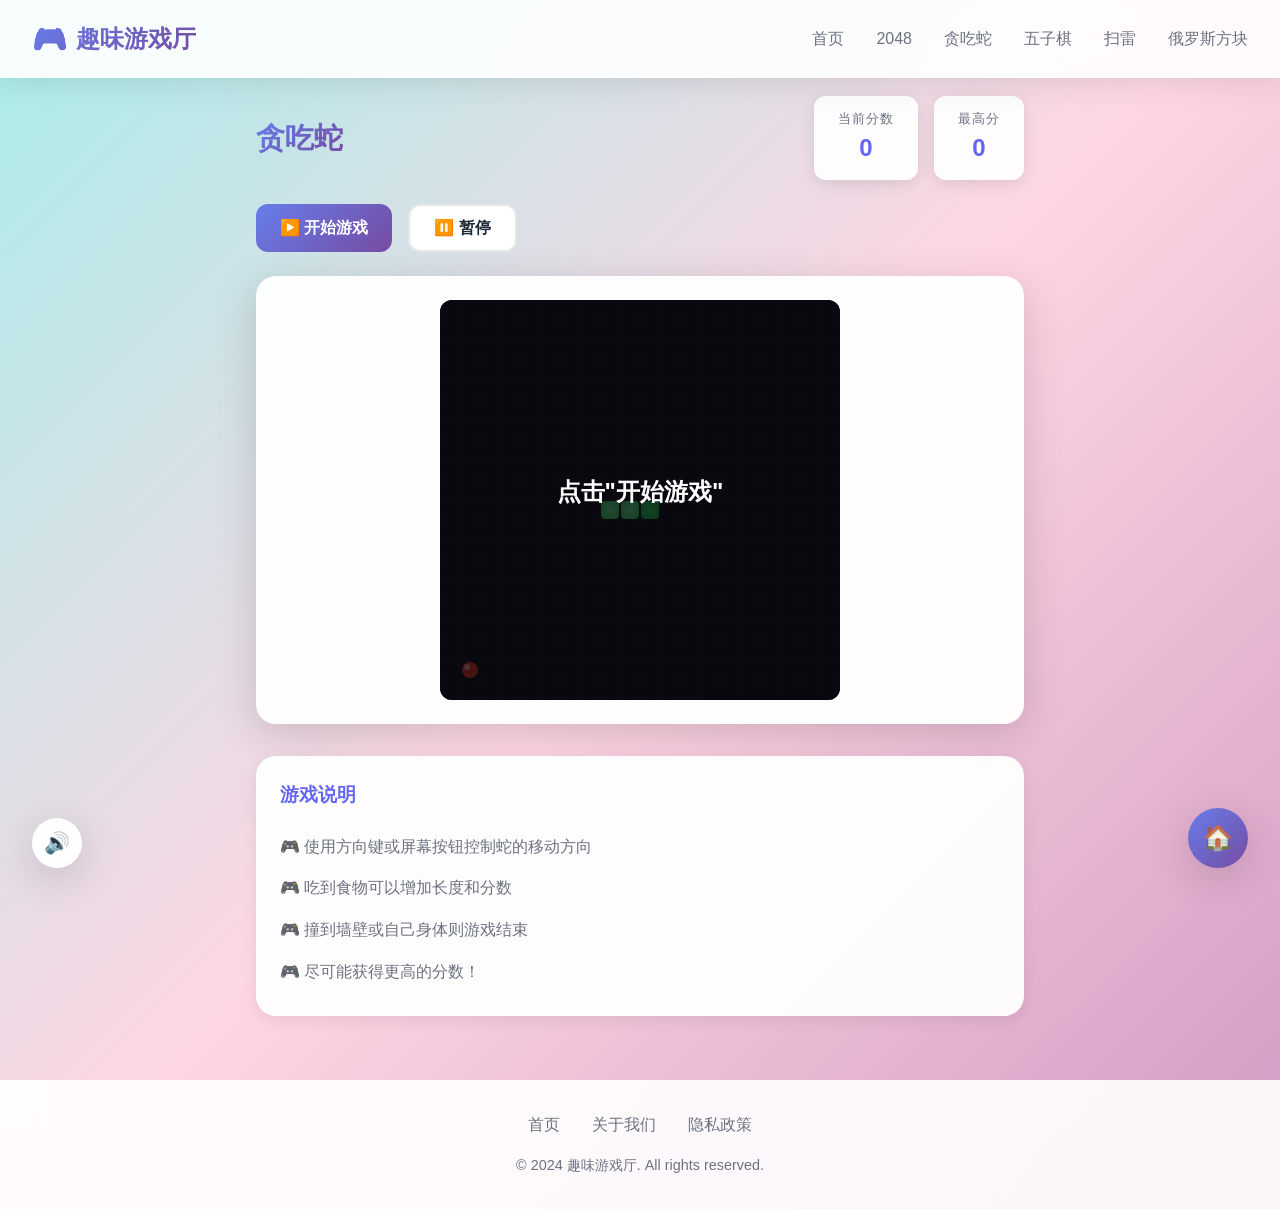
<file: games/snake.html>
<!DOCTYPE html>
<html lang="zh-CN">
<head>
  <meta charset="UTF-8">
  <meta name="viewport" content="width=device-width, initial-scale=1.0">
  <meta name="description" content="在线玩贪吃蛇游戏 - 经典怀旧小游戏，控制小蛇吃食物不断成长，挑战最高分！支持手机和电脑。">
  <meta name="keywords" content="贪吃蛇,贪吃蛇游戏,snake,经典游戏,在线游戏,免费游戏">
  <meta name="author" content="趣味游戏厅">
  <meta name="robots" content="index, follow">
  <meta property="og:title" content="贪吃蛇游戏 - 趣味游戏厅">
  <meta property="og:description" content="经典怀旧小游戏，控制小蛇不断成长！">
  <meta property="og:type" content="website">
  <title>贪吃蛇游戏 - 经典怀旧小游戏 | 趣味游戏厅</title>
  <link rel="canonical" href="https://yourusername.github.io/game-hub/games/snake.html">
  <link rel="stylesheet" href="../css/style.css">
  <style>
    #gameCanvas {
      background: linear-gradient(145deg, #1a1a2e 0%, #16213e 100%);
      border-radius: 12px;
      max-width: 100%;
      touch-action: none;
    }
    .mobile-controls {
      display: none;
      grid-template-columns: repeat(3, 1fr);
      gap: 10px;
      max-width: 200px;
      margin: 1rem auto;
    }
    .mobile-btn {
      width: 60px;
      height: 60px;
      border: none;
      border-radius: 12px;
      background: var(--bg-gradient);
      color: white;
      font-size: 1.5rem;
      cursor: pointer;
      transition: transform 0.1s;
    }
    .mobile-btn:active {
      transform: scale(0.95);
    }
    @media (max-width: 768px) {
      .mobile-controls {
        display: grid;
      }
    }
  </style>
</head>
<body>
  <header>
    <nav class="navbar" role="navigation" aria-label="主导航">
      <a href="../index.html" class="logo" aria-label="返回首页">
        <span class="logo-icon">🎮</span>
        <span>趣味游戏厅</span>
      </a>
      <div class="menu-toggle" onclick="toggleMenu()" aria-label="菜单">
        <span></span><span></span><span></span>
      </div>
      <ul class="nav-links">
        <li><a href="../index.html">首页</a></li>
        <li><a href="2048.html">2048</a></li>
        <li><a href="snake.html">贪吃蛇</a></li>
        <li><a href="gomoku.html">五子棋</a></li>
        <li><a href="minesweeper.html">扫雷</a></li>
        <li><a href="tetris.html">俄罗斯方块</a></li>
      </ul>
    </nav>
  </header>

  <main>
    <div class="game-container">
      <div class="game-header">
        <h1 class="game-title">贪吃蛇</h1>
        <div class="score-board">
          <div class="score-item">
            <div class="score-label">当前分数</div>
            <div class="score-value" id="currentScore">0</div>
          </div>
          <div class="score-item">
            <div class="score-label">最高分</div>
            <div class="score-value" id="highScore">0</div>
          </div>
        </div>
      </div>

      <div class="game-controls">
        <button class="control-btn primary" onclick="game.start()">▶️ 开始游戏</button>
        <button class="control-btn secondary" onclick="game.pause()">⏸️ 暂停</button>
      </div>

      <div class="game-board">
        <canvas id="gameCanvas" width="400" height="400"></canvas>
      </div>

      <div class="mobile-controls">
        <div></div>
        <button class="mobile-btn" onclick="game.setDirection('up')">⬆️</button>
        <div></div>
        <button class="mobile-btn" onclick="game.setDirection('left')">⬅️</button>
        <button class="mobile-btn" onclick="game.setDirection('down')">⬇️</button>
        <button class="mobile-btn" onclick="game.setDirection('right')">➡️</button>
      </div>

      <div class="game-instructions">
        <h3>游戏说明</h3>
        <ul>
          <li>使用方向键或屏幕按钮控制蛇的移动方向</li>
          <li>吃到食物可以增加长度和分数</li>
          <li>撞到墙壁或自己身体则游戏结束</li>
          <li>尽可能获得更高的分数！</li>
        </ul>
      </div>
    </div>
  </main>

  <footer>
    <div class="footer-content">
      <nav class="footer-links">
        <a href="../index.html">首页</a>
        <a href="#about">关于我们</a>
        <a href="#privacy">隐私政策</a>
      </nav>
      <p class="copyright">© 2024 趣味游戏厅. All rights reserved.</p>
    </div>
  </footer>

  <a href="../index.html" class="back-home" aria-label="返回首页">🏠</a>
  <button class="sound-toggle" onclick="GameUtils.toggleSound()" aria-label="切换音效">🔊</button>

  <script src="../js/utils.js"></script>
  <script>
    const game = {
      canvas: null,
      ctx: null,
      gridSize: 20,
      snake: [],
      food: null,
      direction: 'right',
      nextDirection: 'right',
      score: 0,
      gameLoop: null,
      speed: 150,
      isRunning: false,
      isPaused: false,

      init() {
        this.canvas = document.getElementById('gameCanvas');
        this.ctx = this.canvas.getContext('2d');
        this.resize();
        this.reset();
        this.loadHighScore();
        this.draw();
        window.addEventListener('resize', () => this.resize());
      },

      resize() {
        const container = this.canvas.parentElement;
        const size = Math.min(container.clientWidth - 48, 400);
        this.canvas.width = size;
        this.canvas.height = size;
        this.gridSize = size / 20;
        this.draw();
      },

      reset() {
        const centerX = Math.floor(20 / 2);
        const centerY = Math.floor(20 / 2);
        this.snake = [
          { x: centerX, y: centerY },
          { x: centerX - 1, y: centerY },
          { x: centerX - 2, y: centerY }
        ];
        this.direction = 'right';
        this.nextDirection = 'right';
        this.score = 0;
        this.isRunning = false;
        this.isPaused = false;
        this.spawnFood();
        this.updateScore();
      },

      start() {
        if (this.isRunning && !this.isPaused) return;
        if (this.isPaused) {
          this.isPaused = false;
        } else {
          this.reset();
          this.isRunning = true;
        }
        this.gameLoop = setInterval(() => this.update(), this.speed);
        GameUtils.playSound('click');
      },

      pause() {
        if (!this.isRunning) return;
        this.isPaused = !this.isPaused;
        if (this.isPaused) {
          clearInterval(this.gameLoop);
        } else {
          this.gameLoop = setInterval(() => this.update(), this.speed);
        }
        GameUtils.playSound('click');
      },

      spawnFood() {
        let newFood;
        do {
          newFood = {
            x: Math.floor(Math.random() * 20),
            y: Math.floor(Math.random() * 20)
          };
        } while (this.snake.some(seg => seg.x === newFood.x && seg.y === newFood.y));
        this.food = newFood;
      },

      update() {
        this.direction = this.nextDirection;
        const head = { ...this.snake[0] };

        switch (this.direction) {
          case 'up': head.y--; break;
          case 'down': head.y++; break;
          case 'left': head.x--; break;
          case 'right': head.x++; break;
        }

        if (head.x < 0 || head.x >= 20 || head.y < 0 || head.y >= 20) {
          this.gameOver();
          return;
        }

        if (this.snake.some(seg => seg.x === head.x && seg.y === head.y)) {
          this.gameOver();
          return;
        }

        this.snake.unshift(head);

        if (head.x === this.food.x && head.y === this.food.y) {
          this.score += 10;
          this.updateScore();
          this.spawnFood();
          GameUtils.playSound('score');
        } else {
          this.snake.pop();
        }

        this.draw();
      },

      draw() {
        const ctx = this.ctx;
        const gs = this.gridSize;

        ctx.fillStyle = '#1a1a2e';
        ctx.fillRect(0, 0, this.canvas.width, this.canvas.height);

        ctx.strokeStyle = 'rgba(255,255,255,0.05)';
        for (let i = 0; i <= 20; i++) {
          ctx.beginPath();
          ctx.moveTo(i * gs, 0);
          ctx.lineTo(i * gs, this.canvas.height);
          ctx.stroke();
          ctx.beginPath();
          ctx.moveTo(0, i * gs);
          ctx.lineTo(this.canvas.width, i * gs);
          ctx.stroke();
        }

        this.snake.forEach((seg, i) => {
          const gradient = ctx.createRadialGradient(
            seg.x * gs + gs / 2, seg.y * gs + gs / 2, 0,
            seg.x * gs + gs / 2, seg.y * gs + gs / 2, gs / 2
          );
          if (i === 0) {
            gradient.addColorStop(0, '#4ade80');
            gradient.addColorStop(1, '#22c55e');
          } else {
            gradient.addColorStop(0, '#86efac');
            gradient.addColorStop(1, '#4ade80');
          }
          ctx.fillStyle = gradient;
          ctx.beginPath();
          ctx.roundRect(seg.x * gs + 1, seg.y * gs + 1, gs - 2, gs - 2, 4);
          ctx.fill();
        });

        if (this.food) {
          ctx.fillStyle = '#ef4444';
          ctx.beginPath();
          ctx.arc(this.food.x * gs + gs / 2, this.food.y * gs + gs / 2, gs / 2 - 2, 0, Math.PI * 2);
          ctx.fill();
          ctx.fillStyle = '#fca5a5';
          ctx.beginPath();
          ctx.arc(this.food.x * gs + gs / 2 - 3, this.food.y * gs + gs / 2 - 3, 3, 0, Math.PI * 2);
          ctx.fill();
        }

        if (!this.isRunning) {
          ctx.fillStyle = 'rgba(0,0,0,0.7)';
          ctx.fillRect(0, 0, this.canvas.width, this.canvas.height);
          ctx.fillStyle = '#fff';
          ctx.font = 'bold 24px sans-serif';
          ctx.textAlign = 'center';
          ctx.fillText('点击"开始游戏"', this.canvas.width / 2, this.canvas.height / 2);
        }

        if (this.isPaused) {
          ctx.fillStyle = 'rgba(0,0,0,0.7)';
          ctx.fillRect(0, 0, this.canvas.width, this.canvas.height);
          ctx.fillStyle = '#fff';
          ctx.font = 'bold 24px sans-serif';
          ctx.textAlign = 'center';
          ctx.fillText('游戏暂停', this.canvas.width / 2, this.canvas.height / 2);
        }
      },

      setDirection(dir) {
        const opposites = { up: 'down', down: 'up', left: 'right', right: 'left' };
        if (opposites[dir] !== this.direction) {
          this.nextDirection = dir;
        }
      },

      gameOver() {
        clearInterval(this.gameLoop);
        this.isRunning = false;
        GameUtils.playSound('lose');
        GameUtils.showModal('游戏结束', `得分：${this.score}`, [
          { text: '重新开始', onclick: 'game.start();GameUtils.hideModal()', class: 'primary' }
        ]);
      },

      updateScore() {
        document.getElementById('currentScore').textContent = this.score;
        if (GameUtils.saveHighScore('snake', this.score)) {
          document.getElementById('highScore').textContent = this.score;
        }
      },

      loadHighScore() {
        document.getElementById('highScore').textContent = GameUtils.getHighScore('snake');
      }
    };

    document.addEventListener('keydown', (e) => {
      const keyMap = {
        ArrowUp: 'up', ArrowDown: 'down', ArrowLeft: 'left', ArrowRight: 'right',
        w: 'up', s: 'down', a: 'left', d: 'right',
        W: 'up', S: 'down', A: 'left', D: 'right'
      };
      if (keyMap[e.key]) {
        e.preventDefault();
        game.setDirection(keyMap[e.key]);
      }
      if (e.key === ' ') {
        e.preventDefault();
        if (game.isRunning) game.pause();
        else game.start();
      }
    });

    let touchStartX, touchStartY;
    document.getElementById('gameCanvas').addEventListener('touchstart', (e) => {
      touchStartX = e.touches[0].clientX;
      touchStartY = e.touches[0].clientY;
    }, { passive: true });

    document.getElementById('gameCanvas').addEventListener('touchend', (e) => {
      const dx = e.changedTouches[0].clientX - touchStartX;
      const dy = e.changedTouches[0].clientY - touchStartY;
      if (Math.abs(dx) > Math.abs(dy) && Math.abs(dx) > 30) {
        game.setDirection(dx > 0 ? 'right' : 'left');
      } else if (Math.abs(dy) > 30) {
        game.setDirection(dy > 0 ? 'down' : 'up');
      }
    }, { passive: true });

    document.addEventListener('DOMContentLoaded', () => game.init());
  </script>
</body>
</html>
</file>
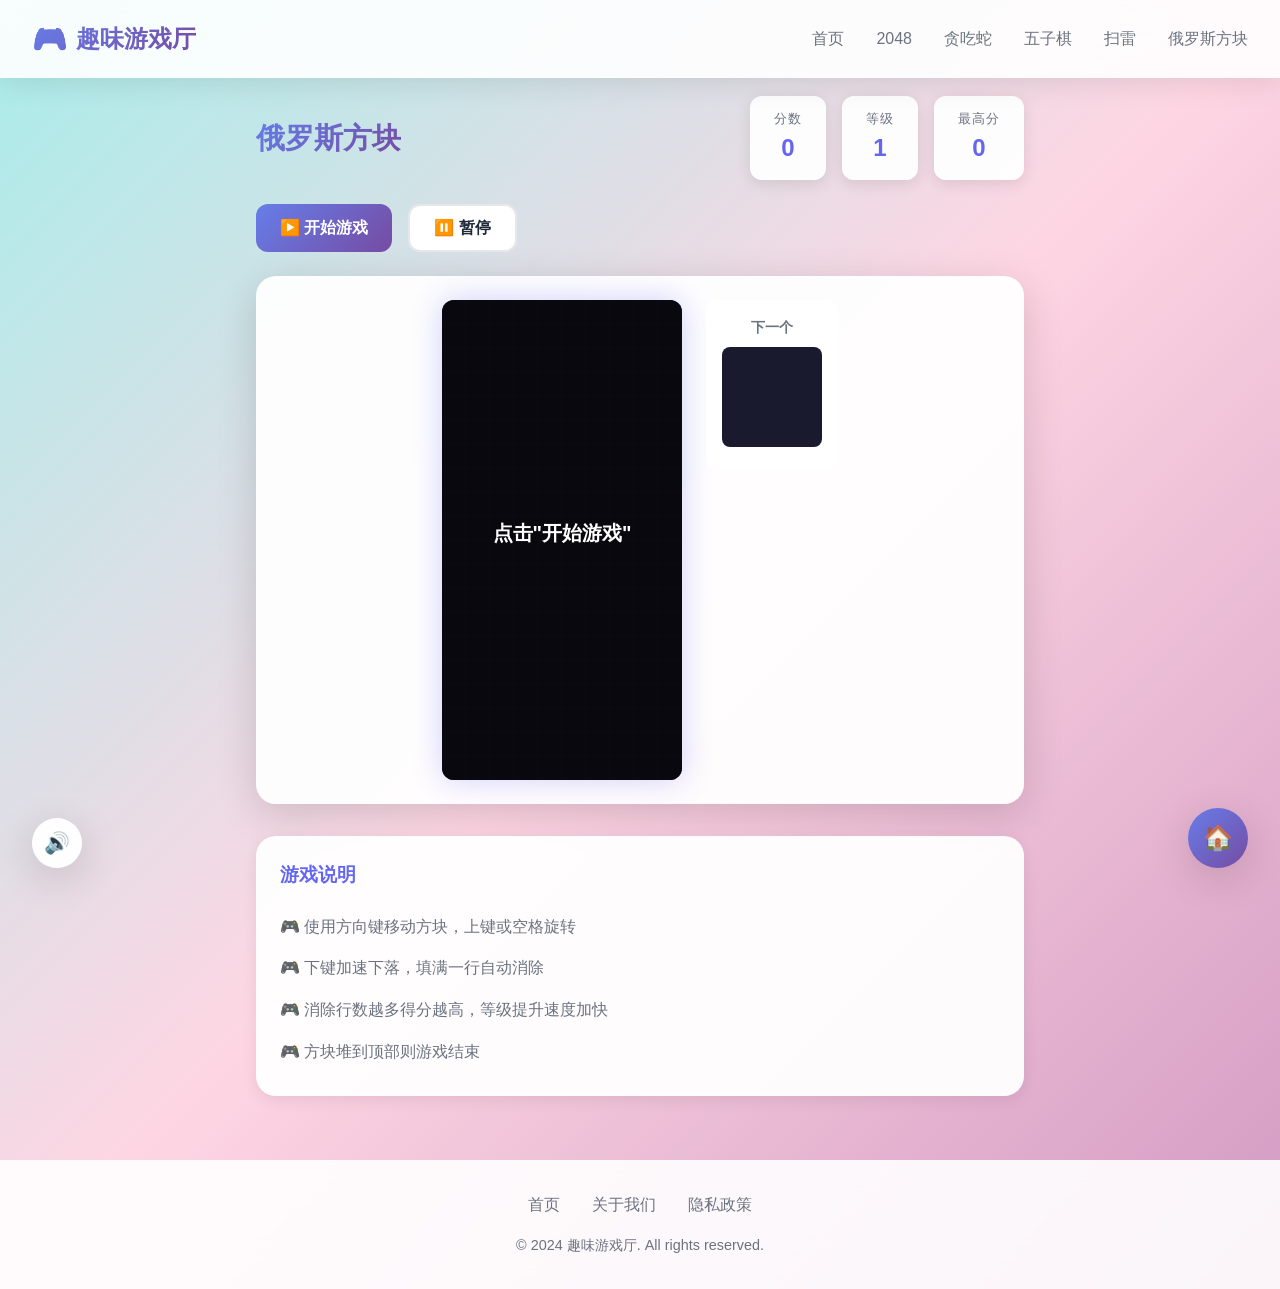
<file: games/tetris.html>
<!DOCTYPE html>
<html lang="zh-CN">
<head>
  <meta charset="UTF-8">
  <meta name="viewport" content="width=device-width, initial-scale=1.0">
  <meta name="description" content="在线玩俄罗斯方块游戏 - 经典消除游戏，旋转方块消除行，挑战最高分！支持手机和电脑。">
  <meta name="keywords" content="俄罗斯方块,俄罗斯方块游戏,tetris,消除游戏,经典游戏,在线游戏">
  <meta name="author" content="趣味游戏厅">
  <meta name="robots" content="index, follow">
  <meta property="og:title" content="俄罗斯方块游戏 - 趣味游戏厅">
  <meta property="og:description" content="经典消除游戏，旋转方块挑战极限！">
  <meta property="og:type" content="website">
  <title>俄罗斯方块游戏 - 经典消除游戏 | 趣味游戏厅</title>
  <link rel="canonical" href="https://yourusername.github.io/game-hub/games/tetris.html">
  <link rel="stylesheet" href="../css/style.css">
  <style>
    .tetris-container {
      display: flex;
      gap: 1.5rem;
      justify-content: center;
      align-items: flex-start;
      flex-wrap: wrap;
    }
    #gameCanvas {
      background: #1a1a2e;
      border-radius: 12px;
      box-shadow: 0 0 30px rgba(99, 102, 241, 0.3);
    }
    .side-panel {
      display: flex;
      flex-direction: column;
      gap: 1rem;
    }
    .next-piece {
      background: var(--card-bg);
      padding: 1rem;
      border-radius: var(--radius-sm);
      text-align: center;
    }
    .next-piece h4 {
      color: var(--text-secondary);
      margin-bottom: 0.5rem;
      font-size: 0.9rem;
    }
    #nextCanvas {
      background: #1a1a2e;
      border-radius: 8px;
    }
    .mobile-controls {
      display: none;
      grid-template-columns: repeat(3, 1fr);
      gap: 8px;
      max-width: 200px;
      margin: 1rem auto;
    }
    .mobile-btn {
      width: 55px;
      height: 55px;
      border: none;
      border-radius: 12px;
      background: var(--bg-gradient);
      color: white;
      font-size: 1.3rem;
      cursor: pointer;
      transition: transform 0.1s;
    }
    .mobile-btn:active {
      transform: scale(0.95);
    }
    @media (max-width: 768px) {
      .tetris-container {
        flex-direction: column;
        align-items: center;
      }
      .side-panel {
        flex-direction: row;
        flex-wrap: wrap;
        justify-content: center;
      }
      .mobile-controls {
        display: grid;
      }
    }
  </style>
</head>
<body>
  <header>
    <nav class="navbar" role="navigation" aria-label="主导航">
      <a href="../index.html" class="logo" aria-label="返回首页">
        <span class="logo-icon">🎮</span>
        <span>趣味游戏厅</span>
      </a>
      <div class="menu-toggle" onclick="toggleMenu()" aria-label="菜单">
        <span></span><span></span><span></span>
      </div>
      <ul class="nav-links">
        <li><a href="../index.html">首页</a></li>
        <li><a href="2048.html">2048</a></li>
        <li><a href="snake.html">贪吃蛇</a></li>
        <li><a href="gomoku.html">五子棋</a></li>
        <li><a href="minesweeper.html">扫雷</a></li>
        <li><a href="tetris.html">俄罗斯方块</a></li>
      </ul>
    </nav>
  </header>

  <main>
    <div class="game-container">
      <div class="game-header">
        <h1 class="game-title">俄罗斯方块</h1>
        <div class="score-board">
          <div class="score-item">
            <div class="score-label">分数</div>
            <div class="score-value" id="currentScore">0</div>
          </div>
          <div class="score-item">
            <div class="score-label">等级</div>
            <div class="score-value" id="level">1</div>
          </div>
          <div class="score-item">
            <div class="score-label">最高分</div>
            <div class="score-value" id="highScore">0</div>
          </div>
        </div>
      </div>

      <div class="game-controls">
        <button class="control-btn primary" onclick="game.start()">▶️ 开始游戏</button>
        <button class="control-btn secondary" onclick="game.pause()">⏸️ 暂停</button>
      </div>

      <div class="game-board">
        <div class="tetris-container">
          <canvas id="gameCanvas" width="240" height="480"></canvas>
          <div class="side-panel">
            <div class="next-piece">
              <h4>下一个</h4>
              <canvas id="nextCanvas" width="100" height="100"></canvas>
            </div>
          </div>
        </div>
      </div>

      <div class="mobile-controls">
        <div></div>
        <button class="mobile-btn" onclick="game.rotate()">🔄</button>
        <div></div>
        <button class="mobile-btn" onclick="game.moveLeft()">⬅️</button>
        <button class="mobile-btn" onclick="game.drop()">⬇️</button>
        <button class="mobile-btn" onclick="game.moveRight()">➡️</button>
      </div>

      <div class="game-instructions">
        <h3>游戏说明</h3>
        <ul>
          <li>使用方向键移动方块，上键或空格旋转</li>
          <li>下键加速下落，填满一行自动消除</li>
          <li>消除行数越多得分越高，等级提升速度加快</li>
          <li>方块堆到顶部则游戏结束</li>
        </ul>
      </div>
    </div>
  </main>

  <footer>
    <div class="footer-content">
      <nav class="footer-links">
        <a href="../index.html">首页</a>
        <a href="#about">关于我们</a>
        <a href="#privacy">隐私政策</a>
      </nav>
      <p class="copyright">© 2024 趣味游戏厅. All rights reserved.</p>
    </div>
  </footer>

  <a href="../index.html" class="back-home" aria-label="返回首页">🏠</a>
  <button class="sound-toggle" onclick="GameUtils.toggleSound()" aria-label="切换音效">🔊</button>

  <script src="../js/utils.js"></script>
  <script>
    const game = {
      canvas: null,
      ctx: null,
      nextCanvas: null,
      nextCtx: null,
      cols: 10,
      rows: 20,
      blockSize: 24,
      board: [],
      currentPiece: null,
      nextPiece: null,
      score: 0,
      level: 1,
      lines: 0,
      gameLoop: null,
      isRunning: false,
      isPaused: false,
      dropInterval: 1000,

      pieces: [
        { shape: [[1,1,1,1]], color: '#00f5ff' },
        { shape: [[1,1],[1,1]], color: '#ffd700' },
        { shape: [[0,1,0],[1,1,1]], color: '#a855f7' },
        { shape: [[1,0,0],[1,1,1]], color: '#f97316' },
        { shape: [[0,0,1],[1,1,1]], color: '#3b82f6' },
        { shape: [[1,1,0],[0,1,1]], color: '#22c55e' },
        { shape: [[0,1,1],[1,1,0]], color: '#ef4444' }
      ],

      init() {
        this.canvas = document.getElementById('gameCanvas');
        this.ctx = this.canvas.getContext('2d');
        this.nextCanvas = document.getElementById('nextCanvas');
        this.nextCtx = this.nextCanvas.getContext('2d');
        this.reset();
        this.loadHighScore();
        this.draw();
      },

      reset() {
        this.board = Array(this.rows).fill(null).map(() => Array(this.cols).fill(0));
        this.score = 0;
        this.level = 1;
        this.lines = 0;
        this.isRunning = false;
        this.isPaused = false;
        this.dropInterval = 1000;
        this.currentPiece = null;
        this.nextPiece = null;
        this.updateScore();
      },

      start() {
        if (this.isRunning && !this.isPaused) return;
        if (this.isPaused) {
          this.isPaused = false;
          this.gameLoop = setInterval(() => this.update(), this.dropInterval);
          return;
        }
        this.reset();
        this.isRunning = true;
        this.spawnPiece();
        this.gameLoop = setInterval(() => this.update(), this.dropInterval);
        GameUtils.playSound('click');
      },

      pause() {
        if (!this.isRunning) return;
        this.isPaused = !this.isPaused;
        if (this.isPaused) {
          clearInterval(this.gameLoop);
        } else {
          this.gameLoop = setInterval(() => this.update(), this.dropInterval);
        }
        GameUtils.playSound('click');
      },

      spawnPiece() {
        if (!this.nextPiece) {
          this.nextPiece = this.createPiece();
        }
        this.currentPiece = this.nextPiece;
        this.nextPiece = this.createPiece();
        this.drawNext();

        if (this.checkCollision(this.currentPiece.x, this.currentPiece.y, this.currentPiece.shape)) {
          this.gameOver();
        }
      },

      createPiece() {
        const piece = this.pieces[Math.floor(Math.random() * this.pieces.length)];
        return {
          shape: piece.shape.map(row => [...row]),
          color: piece.color,
          x: Math.floor(this.cols / 2) - Math.floor(piece.shape[0].length / 2),
          y: 0
        };
      },

      update() {
        if (!this.currentPiece) return;
        if (!this.checkCollision(this.currentPiece.x, this.currentPiece.y + 1, this.currentPiece.shape)) {
          this.currentPiece.y++;
        } else {
          this.lockPiece();
          this.clearLines();
          this.spawnPiece();
        }
        this.draw();
      },

      checkCollision(x, y, shape) {
        for (let r = 0; r < shape.length; r++) {
          for (let c = 0; c < shape[r].length; c++) {
            if (shape[r][c]) {
              const newX = x + c;
              const newY = y + r;
              if (newX < 0 || newX >= this.cols || newY >= this.rows) return true;
              if (newY >= 0 && this.board[newY][newX]) return true;
            }
          }
        }
        return false;
      },

      lockPiece() {
        const piece = this.currentPiece;
        for (let r = 0; r < piece.shape.length; r++) {
          for (let c = 0; c < piece.shape[r].length; c++) {
            if (piece.shape[r][c]) {
              const y = piece.y + r;
              const x = piece.x + c;
              if (y >= 0) {
                this.board[y][x] = piece.color;
              }
            }
          }
        }
        GameUtils.playSound('drop');
      },

      clearLines() {
        let cleared = 0;
        for (let r = this.rows - 1; r >= 0; r--) {
          if (this.board[r].every(cell => cell !== 0)) {
            this.board.splice(r, 1);
            this.board.unshift(Array(this.cols).fill(0));
            cleared++;
            r++;
          }
        }
        if (cleared > 0) {
          const points = [0, 100, 300, 500, 800];
          this.score += points[cleared] * this.level;
          this.lines += cleared;
          this.level = Math.floor(this.lines / 10) + 1;
          this.dropInterval = Math.max(100, 1000 - (this.level - 1) * 100);
          clearInterval(this.gameLoop);
          this.gameLoop = setInterval(() => this.update(), this.dropInterval);
          this.updateScore();
          GameUtils.playSound('clear');
        }
      },

      moveLeft() {
        if (!this.currentPiece || !this.isRunning) return;
        if (!this.checkCollision(this.currentPiece.x - 1, this.currentPiece.y, this.currentPiece.shape)) {
          this.currentPiece.x--;
          this.draw();
          GameUtils.playSound('move');
        }
      },

      moveRight() {
        if (!this.currentPiece || !this.isRunning) return;
        if (!this.checkCollision(this.currentPiece.x + 1, this.currentPiece.y, this.currentPiece.shape)) {
          this.currentPiece.x++;
          this.draw();
          GameUtils.playSound('move');
        }
      },

      drop() {
        if (!this.currentPiece || !this.isRunning) return;
        while (!this.checkCollision(this.currentPiece.x, this.currentPiece.y + 1, this.currentPiece.shape)) {
          this.currentPiece.y++;
        }
        this.update();
      },

      rotate() {
        if (!this.currentPiece || !this.isRunning) return;
        const rotated = this.currentPiece.shape[0].map((_, i) =>
          this.currentPiece.shape.map(row => row[i]).reverse()
        );
        if (!this.checkCollision(this.currentPiece.x, this.currentPiece.y, rotated)) {
          this.currentPiece.shape = rotated;
          this.draw();
          GameUtils.playSound('move');
        }
      },

      draw() {
        const ctx = this.ctx;
        const bs = this.blockSize;

        ctx.fillStyle = '#1a1a2e';
        ctx.fillRect(0, 0, this.canvas.width, this.canvas.height);

        ctx.strokeStyle = 'rgba(255,255,255,0.05)';
        for (let r = 0; r <= this.rows; r++) {
          ctx.beginPath();
          ctx.moveTo(0, r * bs);
          ctx.lineTo(this.canvas.width, r * bs);
          ctx.stroke();
        }
        for (let c = 0; c <= this.cols; c++) {
          ctx.beginPath();
          ctx.moveTo(c * bs, 0);
          ctx.lineTo(c * bs, this.canvas.height);
          ctx.stroke();
        }

        for (let r = 0; r < this.rows; r++) {
          for (let c = 0; c < this.cols; c++) {
            if (this.board[r][c]) {
              this.drawBlock(c * bs, r * bs, this.board[r][c]);
            }
          }
        }

        if (this.currentPiece) {
          for (let r = 0; r < this.currentPiece.shape.length; r++) {
            for (let c = 0; c < this.currentPiece.shape[r].length; c++) {
              if (this.currentPiece.shape[r][c]) {
                this.drawBlock(
                  (this.currentPiece.x + c) * bs,
                  (this.currentPiece.y + r) * bs,
                  this.currentPiece.color
                );
              }
            }
          }
        }

        if (!this.isRunning) {
          ctx.fillStyle = 'rgba(0,0,0,0.7)';
          ctx.fillRect(0, 0, this.canvas.width, this.canvas.height);
          ctx.fillStyle = '#fff';
          ctx.font = 'bold 20px sans-serif';
          ctx.textAlign = 'center';
          ctx.fillText('点击"开始游戏"', this.canvas.width / 2, this.canvas.height / 2);
        }

        if (this.isPaused) {
          ctx.fillStyle = 'rgba(0,0,0,0.7)';
          ctx.fillRect(0, 0, this.canvas.width, this.canvas.height);
          ctx.fillStyle = '#fff';
          ctx.font = 'bold 24px sans-serif';
          ctx.textAlign = 'center';
          ctx.fillText('游戏暂停', this.canvas.width / 2, this.canvas.height / 2);
        }
      },

      drawBlock(x, y, color) {
        const ctx = this.ctx;
        const bs = this.blockSize;
        const gradient = ctx.createLinearGradient(x, y, x + bs, y + bs);
        gradient.addColorStop(0, color);
        gradient.addColorStop(1, this.darkenColor(color, 30));
        
        ctx.fillStyle = gradient;
        ctx.fillRect(x + 1, y + 1, bs - 2, bs - 2);
        
        ctx.fillStyle = 'rgba(255,255,255,0.3)';
        ctx.fillRect(x + 2, y + 2, bs - 6, 3);
      },

      darkenColor(color, percent) {
        const num = parseInt(color.replace('#', ''), 16);
        const amt = Math.round(2.55 * percent);
        const R = Math.max((num >> 16) - amt, 0);
        const G = Math.max((num >> 8 & 0x00FF) - amt, 0);
        const B = Math.max((num & 0x0000FF) - amt, 0);
        return '#' + (0x1000000 + R * 0x10000 + G * 0x100 + B).toString(16).slice(1);
      },

      drawNext() {
        const ctx = this.nextCtx;
        const bs = 20;
        ctx.fillStyle = '#1a1a2e';
        ctx.fillRect(0, 0, this.nextCanvas.width, this.nextCanvas.height);

        if (this.nextPiece) {
          const offsetX = (this.nextCanvas.width - this.nextPiece.shape[0].length * bs) / 2;
          const offsetY = (this.nextCanvas.height - this.nextPiece.shape.length * bs) / 2;

          for (let r = 0; r < this.nextPiece.shape.length; r++) {
            for (let c = 0; c < this.nextPiece.shape[r].length; c++) {
              if (this.nextPiece.shape[r][c]) {
                ctx.fillStyle = this.nextPiece.color;
                ctx.fillRect(offsetX + c * bs + 1, offsetY + r * bs + 1, bs - 2, bs - 2);
              }
            }
          }
        }
      },

      updateScore() {
        document.getElementById('currentScore').textContent = GameUtils.formatNumber(this.score);
        document.getElementById('level').textContent = this.level;
        if (GameUtils.saveHighScore('tetris', this.score)) {
          document.getElementById('highScore').textContent = GameUtils.formatNumber(this.score);
        }
      },

      loadHighScore() {
        document.getElementById('highScore').textContent = GameUtils.formatNumber(GameUtils.getHighScore('tetris'));
      },

      gameOver() {
        clearInterval(this.gameLoop);
        this.isRunning = false;
        GameUtils.playSound('lose');
        GameUtils.showModal('游戏结束', `最终得分：${GameUtils.formatNumber(this.score)}`, [
          { text: '重新开始', onclick: 'game.start();GameUtils.hideModal()', class: 'primary' }
        ]);
      }
    };

    document.addEventListener('keydown', (e) => {
      if (!game.isRunning || game.isPaused) return;
      switch (e.key) {
        case 'ArrowLeft':
          e.preventDefault();
          game.moveLeft();
          break;
        case 'ArrowRight':
          e.preventDefault();
          game.moveRight();
          break;
        case 'ArrowDown':
          e.preventDefault();
          game.drop();
          break;
        case 'ArrowUp':
        case ' ':
          e.preventDefault();
          game.rotate();
          break;
      }
    });

    document.addEventListener('DOMContentLoaded', () => game.init());
  </script>
</body>
</html>
</file>
<file: css/style.css>
:root {
  --primary: #6366f1;
  --primary-light: #818cf8;
  --primary-dark: #4f46e5;
  --secondary: #f472b6;
  --accent: #22d3ee;
  --success: #10b981;
  --warning: #f59e0b;
  --danger: #ef4444;
  --bg-gradient: linear-gradient(135deg, #667eea 0%, #764ba2 100%);
  --card-bg: rgba(255, 255, 255, 0.95);
  --text-primary: #1f2937;
  --text-secondary: #6b7280;
  --shadow: 0 10px 40px rgba(0, 0, 0, 0.15);
  --shadow-hover: 0 20px 60px rgba(0, 0, 0, 0.2);
  --radius: 20px;
  --radius-sm: 12px;
}

* {
  margin: 0;
  padding: 0;
  box-sizing: border-box;
}

html {
  scroll-behavior: smooth;
}

body {
  font-family: 'Segoe UI', 'PingFang SC', 'Microsoft YaHei', sans-serif;
  background: linear-gradient(135deg, #a8edea 0%, #fed6e3 50%, #d299c2 100%);
  min-height: 100vh;
  color: var(--text-primary);
  line-height: 1.6;
}

.navbar {
  position: fixed;
  top: 0;
  left: 0;
  right: 0;
  background: rgba(255, 255, 255, 0.9);
  backdrop-filter: blur(20px);
  padding: 1rem 2rem;
  display: flex;
  justify-content: space-between;
  align-items: center;
  z-index: 1000;
  box-shadow: 0 4px 30px rgba(0, 0, 0, 0.1);
}

.logo {
  font-size: 1.5rem;
  font-weight: 800;
  background: var(--bg-gradient);
  -webkit-background-clip: text;
  -webkit-text-fill-color: transparent;
  background-clip: text;
  text-decoration: none;
  display: flex;
  align-items: center;
  gap: 0.5rem;
}

.logo-icon {
  font-size: 1.8rem;
}

.nav-links {
  display: flex;
  gap: 2rem;
  list-style: none;
}

.nav-links a {
  text-decoration: none;
  color: var(--text-secondary);
  font-weight: 500;
  transition: all 0.3s ease;
  position: relative;
}

.nav-links a:hover {
  color: var(--primary);
}

.nav-links a::after {
  content: '';
  position: absolute;
  bottom: -5px;
  left: 0;
  width: 0;
  height: 3px;
  background: var(--bg-gradient);
  border-radius: 2px;
  transition: width 0.3s ease;
}

.nav-links a:hover::after {
  width: 100%;
}

.menu-toggle {
  display: none;
  flex-direction: column;
  gap: 5px;
  cursor: pointer;
  padding: 10px;
}

.menu-toggle span {
  width: 25px;
  height: 3px;
  background: var(--text-primary);
  border-radius: 3px;
  transition: all 0.3s ease;
}

main {
  padding-top: 80px;
  min-height: calc(100vh - 120px);
}

.hero {
  text-align: center;
  padding: 4rem 2rem;
  background: var(--bg-gradient);
  color: white;
  margin-bottom: 3rem;
}

.hero h1 {
  font-size: clamp(2rem, 5vw, 3.5rem);
  margin-bottom: 1rem;
  text-shadow: 2px 2px 10px rgba(0, 0, 0, 0.2);
}

.hero p {
  font-size: 1.2rem;
  opacity: 0.95;
  max-width: 600px;
  margin: 0 auto;
}

.games-grid {
  display: grid;
  grid-template-columns: repeat(auto-fit, minmax(280px, 1fr));
  gap: 2rem;
  padding: 2rem;
  max-width: 1400px;
  margin: 0 auto;
}

.game-card {
  background: var(--card-bg);
  border-radius: var(--radius);
  padding: 2rem;
  text-align: center;
  box-shadow: var(--shadow);
  transition: all 0.4s cubic-bezier(0.175, 0.885, 0.32, 1.275);
  cursor: pointer;
  text-decoration: none;
  color: inherit;
  position: relative;
  overflow: hidden;
}

.game-card::before {
  content: '';
  position: absolute;
  top: 0;
  left: 0;
  right: 0;
  height: 5px;
  background: var(--bg-gradient);
  transform: scaleX(0);
  transition: transform 0.3s ease;
}

.game-card:hover {
  transform: translateY(-10px) scale(1.02);
  box-shadow: var(--shadow-hover);
}

.game-card:hover::before {
  transform: scaleX(1);
}

.game-icon {
  font-size: 4rem;
  margin-bottom: 1rem;
  display: block;
}

.game-card h3 {
  font-size: 1.5rem;
  margin-bottom: 0.5rem;
  color: var(--text-primary);
}

.game-card p {
  color: var(--text-secondary);
  font-size: 0.95rem;
}

.play-btn {
  display: inline-block;
  margin-top: 1.5rem;
  padding: 0.8rem 2rem;
  background: var(--bg-gradient);
  color: white;
  border: none;
  border-radius: 50px;
  font-size: 1rem;
  font-weight: 600;
  cursor: pointer;
  transition: all 0.3s ease;
  text-decoration: none;
}

.play-btn:hover {
  transform: scale(1.05);
  box-shadow: 0 10px 30px rgba(99, 102, 241, 0.4);
}

.game-container {
  padding: 1rem;
  max-width: 800px;
  margin: 0 auto;
}

.game-header {
  display: flex;
  justify-content: space-between;
  align-items: center;
  margin-bottom: 1.5rem;
  flex-wrap: wrap;
  gap: 1rem;
}

.game-title {
  font-size: 1.8rem;
  background: var(--bg-gradient);
  -webkit-background-clip: text;
  -webkit-text-fill-color: transparent;
  background-clip: text;
}

.score-board {
  display: flex;
  gap: 1rem;
  flex-wrap: wrap;
}

.score-item {
  background: var(--card-bg);
  padding: 0.8rem 1.5rem;
  border-radius: var(--radius-sm);
  box-shadow: 0 4px 15px rgba(0, 0, 0, 0.1);
  text-align: center;
}

.score-label {
  font-size: 0.8rem;
  color: var(--text-secondary);
  text-transform: uppercase;
  letter-spacing: 1px;
}

.score-value {
  font-size: 1.5rem;
  font-weight: 700;
  color: var(--primary);
}

.game-controls {
  display: flex;
  gap: 1rem;
  margin-bottom: 1.5rem;
  flex-wrap: wrap;
}

.control-btn {
  padding: 0.7rem 1.5rem;
  border: none;
  border-radius: var(--radius-sm);
  font-size: 1rem;
  font-weight: 600;
  cursor: pointer;
  transition: all 0.3s ease;
  display: flex;
  align-items: center;
  gap: 0.5rem;
}

.control-btn.primary {
  background: var(--bg-gradient);
  color: white;
}

.control-btn.secondary {
  background: white;
  color: var(--text-primary);
  border: 2px solid #e5e7eb;
}

.control-btn:hover {
  transform: translateY(-2px);
  box-shadow: 0 5px 20px rgba(0, 0, 0, 0.15);
}

.game-board {
  background: var(--card-bg);
  border-radius: var(--radius);
  padding: 1.5rem;
  box-shadow: var(--shadow);
  display: flex;
  justify-content: center;
  align-items: center;
  min-height: 400px;
}

.game-instructions {
  margin-top: 2rem;
  padding: 1.5rem;
  background: var(--card-bg);
  border-radius: var(--radius);
  box-shadow: 0 4px 15px rgba(0, 0, 0, 0.08);
}

.game-instructions h3 {
  color: var(--primary);
  margin-bottom: 1rem;
}

.game-instructions ul {
  list-style: none;
  padding-left: 0;
}

.game-instructions li {
  padding: 0.5rem 0;
  padding-left: 1.5rem;
  position: relative;
  color: var(--text-secondary);
}

.game-instructions li::before {
  content: '🎮';
  position: absolute;
  left: 0;
}

footer {
  background: rgba(255, 255, 255, 0.9);
  backdrop-filter: blur(20px);
  padding: 2rem;
  text-align: center;
  margin-top: 3rem;
}

.footer-content {
  max-width: 1200px;
  margin: 0 auto;
}

.footer-links {
  display: flex;
  justify-content: center;
  gap: 2rem;
  margin-bottom: 1rem;
  flex-wrap: wrap;
}

.footer-links a {
  color: var(--text-secondary);
  text-decoration: none;
  transition: color 0.3s ease;
}

.footer-links a:hover {
  color: var(--primary);
}

.copyright {
  color: var(--text-secondary);
  font-size: 0.9rem;
}

.back-home {
  position: fixed;
  bottom: 2rem;
  right: 2rem;
  width: 60px;
  height: 60px;
  background: var(--bg-gradient);
  color: white;
  border: none;
  border-radius: 50%;
  font-size: 1.5rem;
  cursor: pointer;
  box-shadow: var(--shadow);
  transition: all 0.3s ease;
  display: flex;
  align-items: center;
  justify-content: center;
  text-decoration: none;
  z-index: 999;
}

.back-home:hover {
  transform: scale(1.1) rotate(10deg);
  box-shadow: var(--shadow-hover);
}

.sound-toggle {
  position: fixed;
  bottom: 2rem;
  left: 2rem;
  width: 50px;
  height: 50px;
  background: var(--card-bg);
  border: none;
  border-radius: 50%;
  font-size: 1.3rem;
  cursor: pointer;
  box-shadow: var(--shadow);
  transition: all 0.3s ease;
  z-index: 999;
}

.sound-toggle:hover {
  transform: scale(1.1);
}

.sound-toggle.muted {
  opacity: 0.5;
}

.modal {
  display: none;
  position: fixed;
  top: 0;
  left: 0;
  right: 0;
  bottom: 0;
  background: rgba(0, 0, 0, 0.6);
  backdrop-filter: blur(10px);
  z-index: 2000;
  justify-content: center;
  align-items: center;
}

.modal.active {
  display: flex;
}

.modal-content {
  background: var(--card-bg);
  padding: 3rem;
  border-radius: var(--radius);
  text-align: center;
  max-width: 400px;
  width: 90%;
  animation: modalIn 0.3s ease;
}

@keyframes modalIn {
  from {
    opacity: 0;
    transform: scale(0.9) translateY(20px);
  }
  to {
    opacity: 1;
    transform: scale(1) translateY(0);
  }
}

.modal-content h2 {
  font-size: 2rem;
  margin-bottom: 1rem;
  background: var(--bg-gradient);
  -webkit-background-clip: text;
  -webkit-text-fill-color: transparent;
  background-clip: text;
}

.modal-content p {
  color: var(--text-secondary);
  margin-bottom: 2rem;
}

.modal-buttons {
  display: flex;
  gap: 1rem;
  justify-content: center;
}

@media (max-width: 768px) {
  .navbar {
    padding: 1rem;
  }

  .nav-links {
    position: fixed;
    top: 70px;
    left: 0;
    right: 0;
    background: rgba(255, 255, 255, 0.98);
    flex-direction: column;
    padding: 2rem;
    gap: 1.5rem;
    transform: translateY(-150%);
    transition: transform 0.3s ease;
    box-shadow: 0 10px 30px rgba(0, 0, 0, 0.1);
  }

  .nav-links.active {
    transform: translateY(0);
  }

  .menu-toggle {
    display: flex;
  }

  .hero {
    padding: 3rem 1rem;
  }

  .games-grid {
    padding: 1rem;
    gap: 1.5rem;
  }

  .game-card {
    padding: 1.5rem;
  }

  .game-icon {
    font-size: 3rem;
  }

  .game-header {
    flex-direction: column;
    align-items: flex-start;
  }

  .game-controls {
    width: 100%;
  }

  .control-btn {
    flex: 1;
    justify-content: center;
  }

  .back-home {
    bottom: 1rem;
    right: 1rem;
    width: 50px;
    height: 50px;
    font-size: 1.2rem;
  }

  .sound-toggle {
    bottom: 1rem;
    left: 1rem;
    width: 45px;
    height: 45px;
  }
}

@keyframes fadeIn {
  from {
    opacity: 0;
    transform: translateY(20px);
  }
  to {
    opacity: 1;
    transform: translateY(0);
  }
}

.fade-in {
  animation: fadeIn 0.6s ease forwards;
}

.game-card:nth-child(1) { animation-delay: 0.1s; }
.game-card:nth-child(2) { animation-delay: 0.2s; }
.game-card:nth-child(3) { animation-delay: 0.3s; }
.game-card:nth-child(4) { animation-delay: 0.4s; }
.game-card:nth-child(5) { animation-delay: 0.5s; }
</file>
